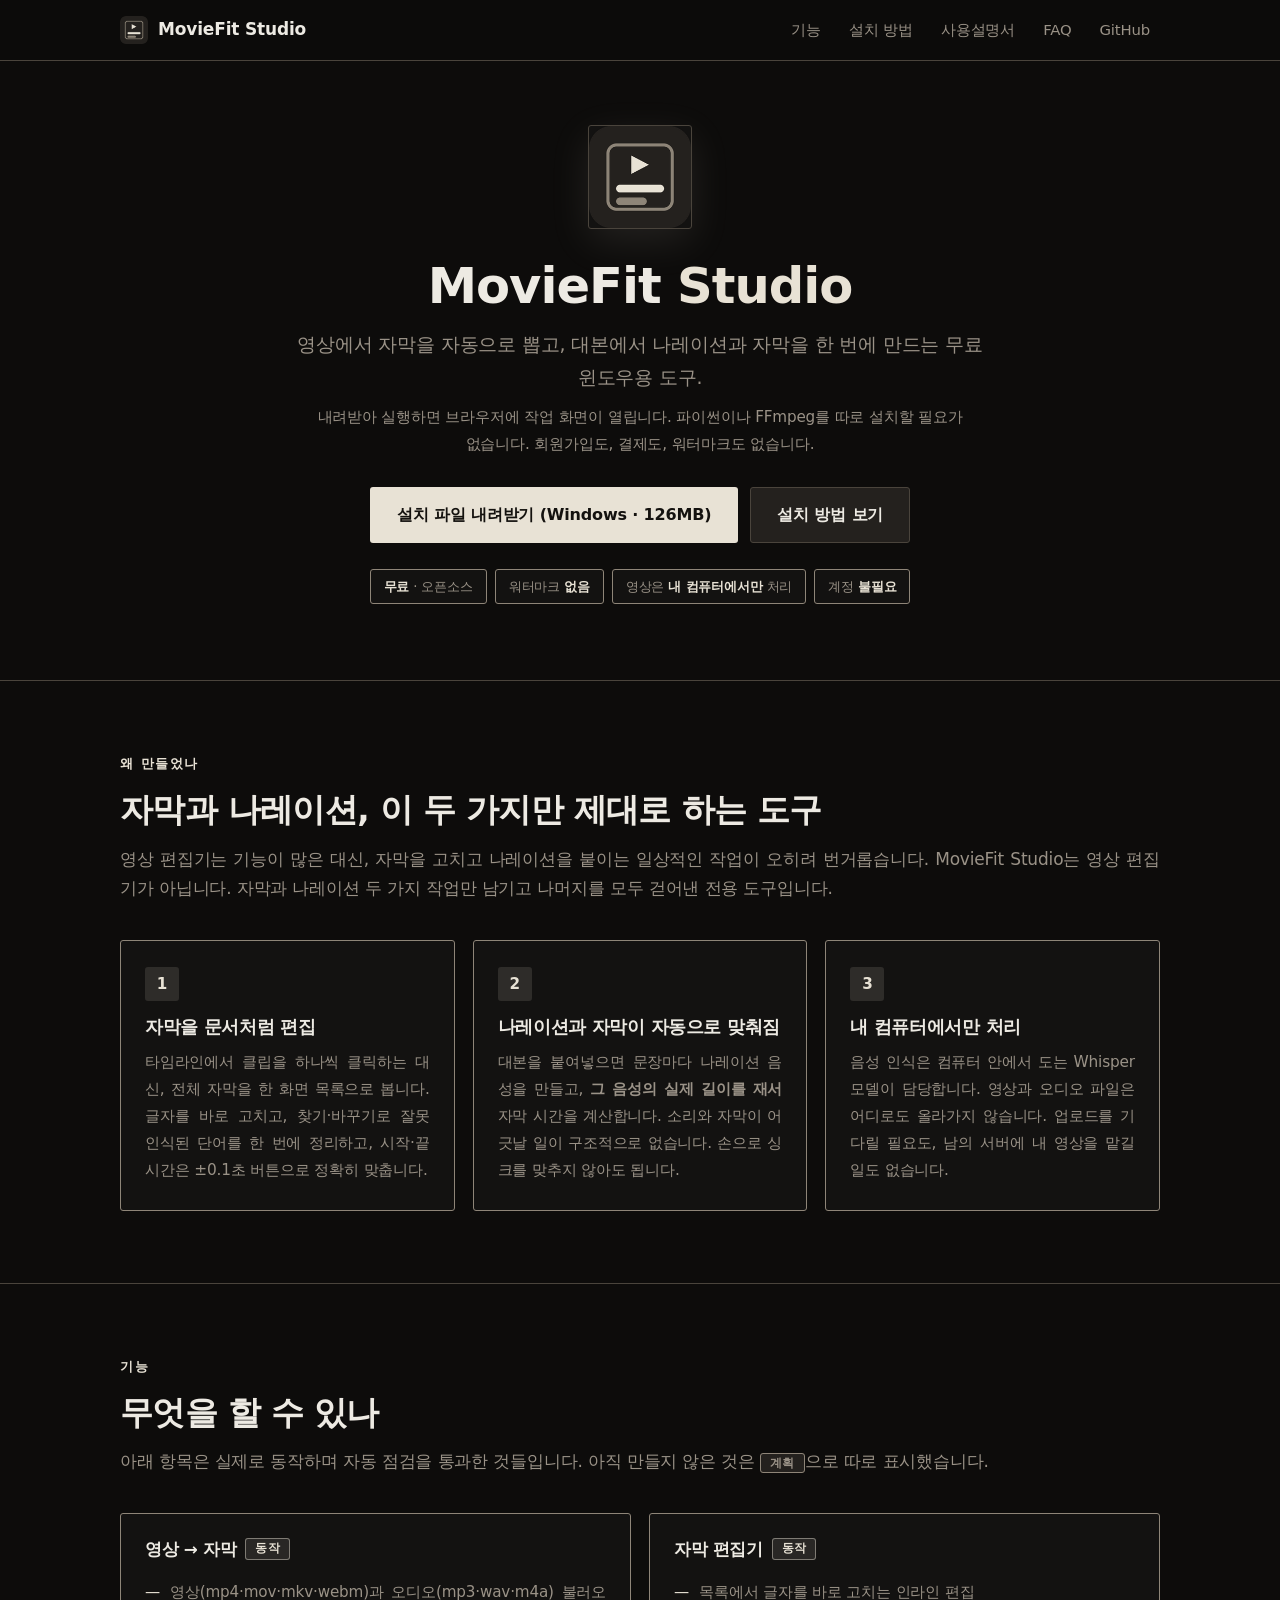
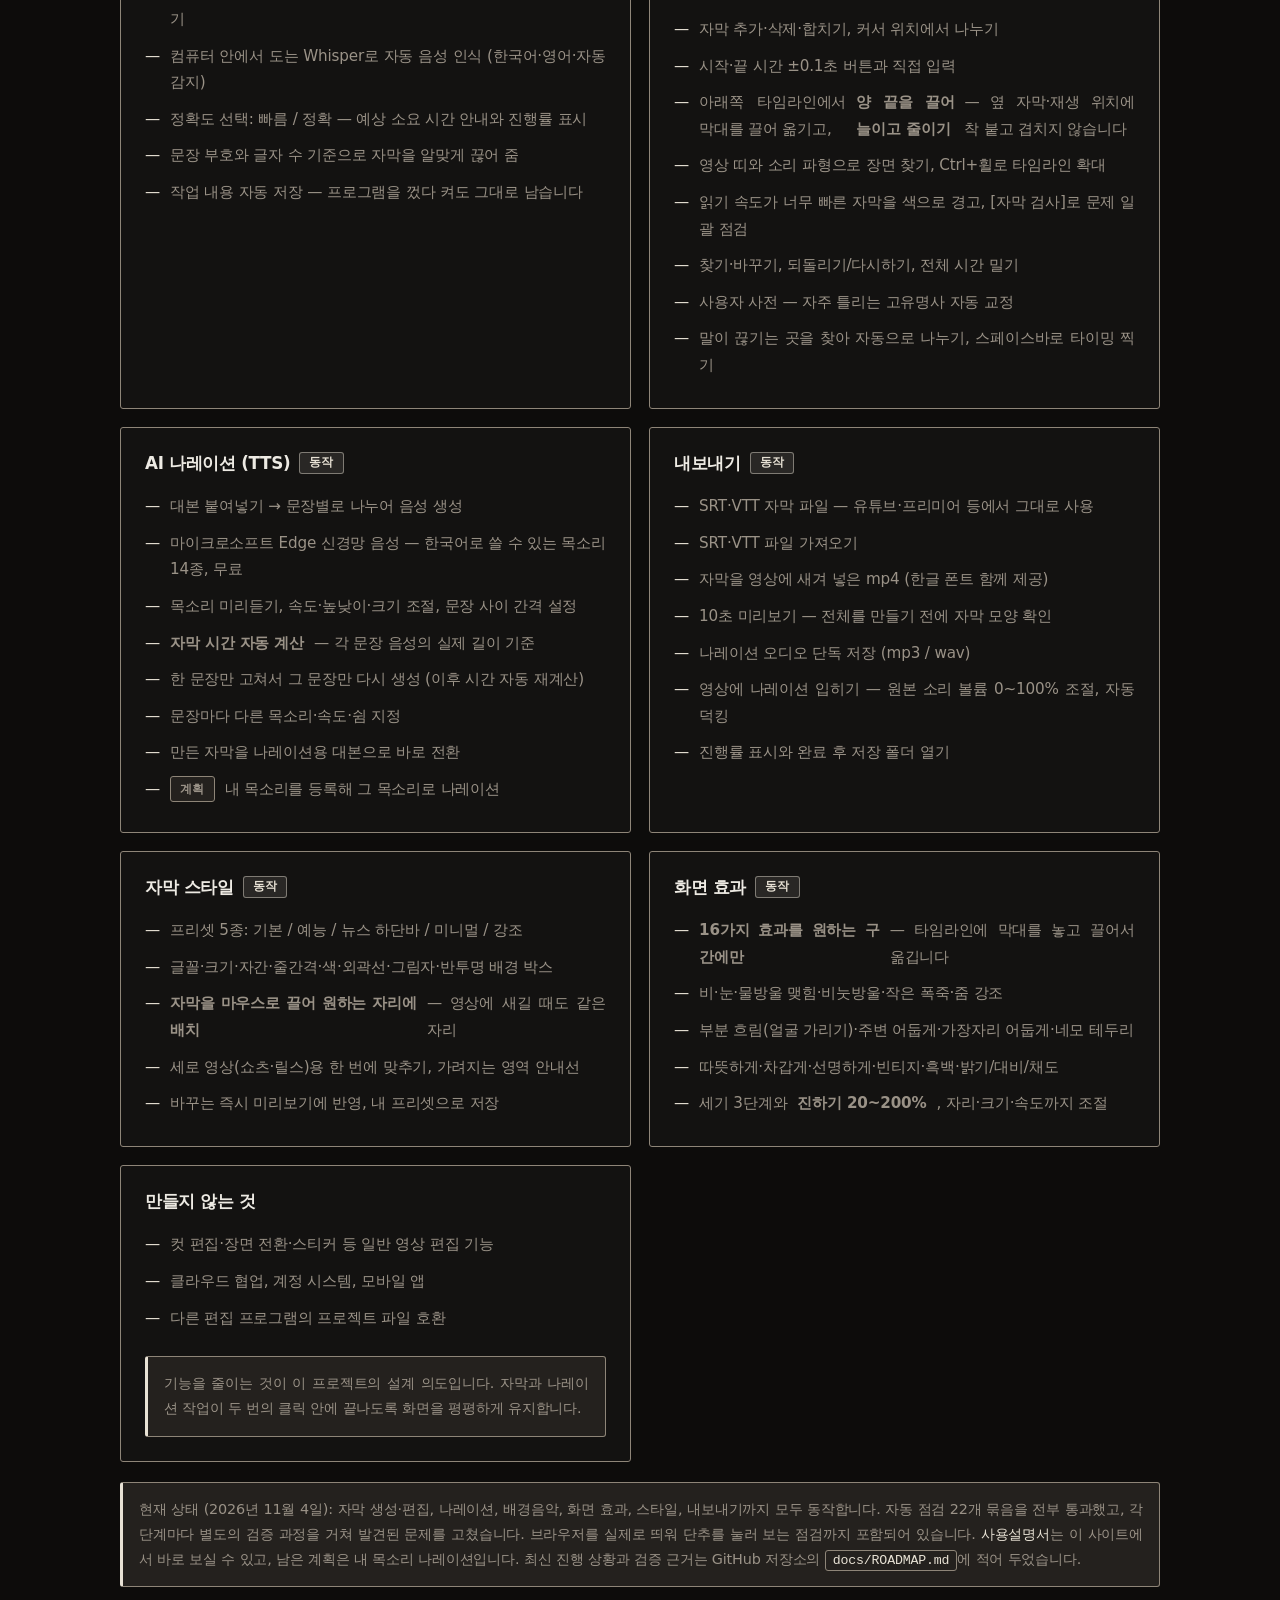
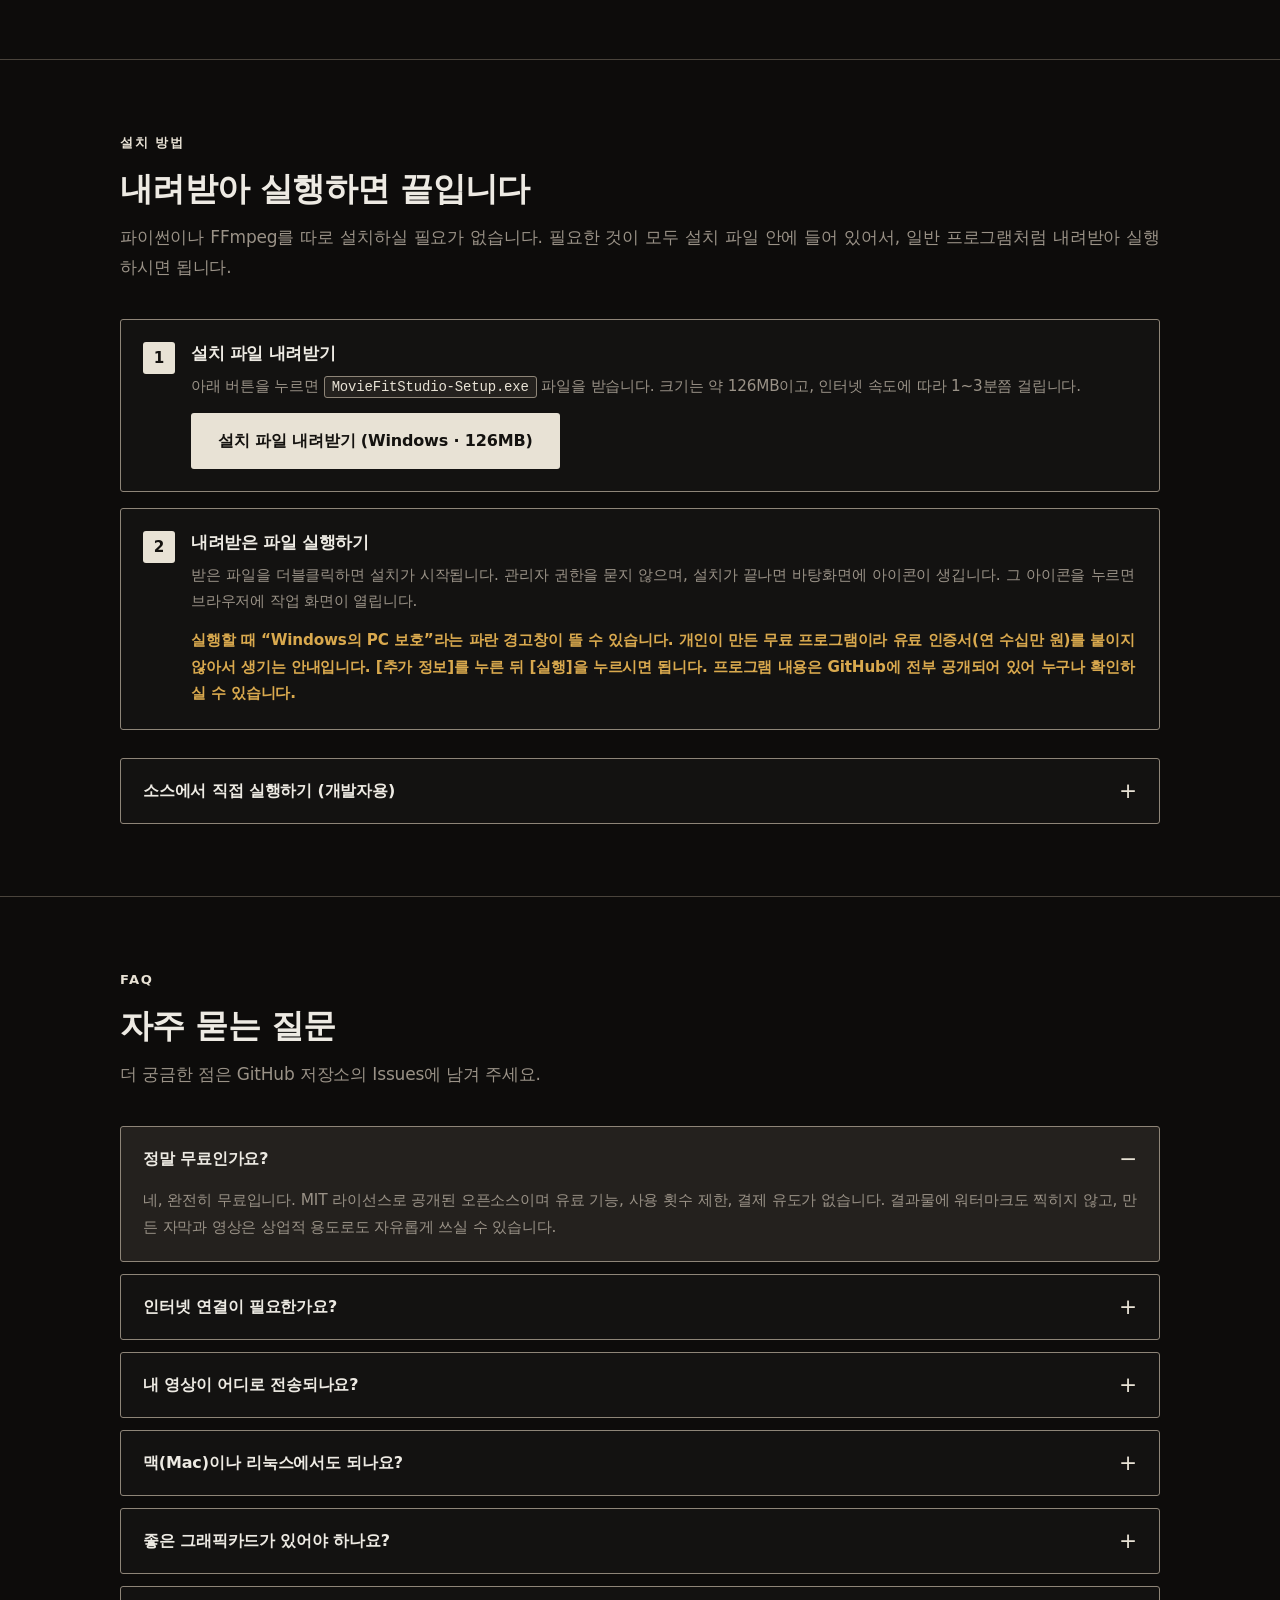
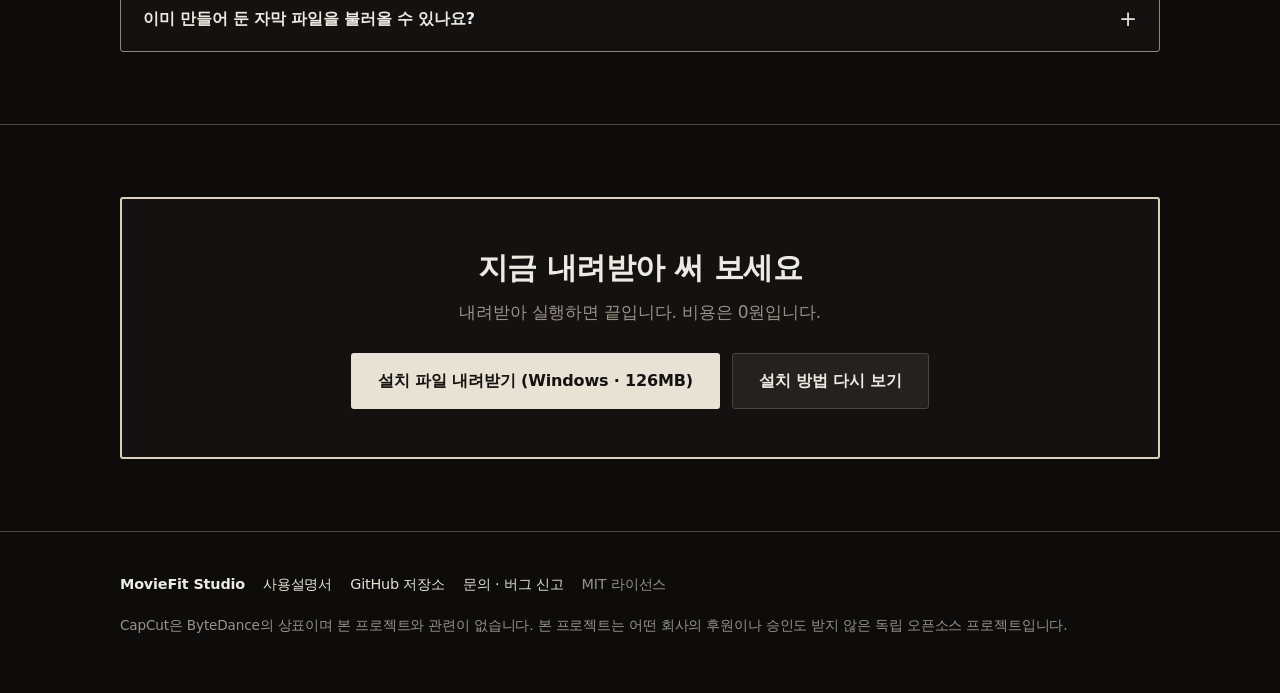
<file: landing/index.html>
<!DOCTYPE html>
<html lang="ko">
<head>
<meta charset="utf-8">
<meta name="viewport" content="width=device-width, initial-scale=1">
<title>MovieFit Studio — 무료 자막 자동 생성 · AI 나레이션 도구</title>
<meta name="description" content="영상을 넣으면 자막을 자동으로 만들고, 대본을 넣으면 AI 나레이션과 완벽히 동기화된 자막을 만들어 주는 무료 윈도우용 도구. 내 컴퓨터에서만 처리되고, 워터마크도 계정도 없습니다.">
<meta name="theme-color" content="#0D0C0B">
<link rel="icon" href="icons/favicon.ico" sizes="any">
<link rel="icon" type="image/png" href="icons/icon-192.png">
<link rel="apple-touch-icon" href="icons/icon-192.png">
<meta property="og:type" content="website">
<meta property="og:locale" content="ko_KR">
<meta property="og:site_name" content="MovieFit Studio">
<meta property="og:title" content="MovieFit Studio — 무료 자막 자동 생성 · AI 나레이션 도구">
<meta property="og:description" content="영상을 넣으면 자막을 자동으로 만들고, 대본을 넣으면 AI 나레이션과 완벽히 동기화된 자막을 만들어 주는 무료 윈도우용 도구. 내 컴퓨터에서만 처리됩니다.">
<meta property="og:image" content="icons/icon-512.png">
<meta name="twitter:card" content="summary">
<meta name="twitter:title" content="MovieFit Studio — 무료 자막 자동 생성 · AI 나레이션 도구">
<meta name="twitter:description" content="자막 자동 생성과 AI 나레이션을 한 화면에서. 무료, 워터마크 없음, 로컬 처리.">
<meta name="twitter:image" content="icons/icon-512.png">
<link rel="stylesheet" href="style.css">
</head>
<body>

<a class="skip" href="#main">본문으로 건너뛰기</a>

<header class="topbar">
  <div class="wrap">
    <a class="brand" href="#top">
      <img src="icons/icon-192.png" alt="" width="28" height="28">
      <span>MovieFit Studio</span>
    </a>
    <nav aria-label="주요 메뉴">
      <a class="nav-hide" href="#features">기능</a>
      <a href="#install">설치 방법</a>
      <a href="/guide">사용설명서</a>
      <a class="nav-hide" href="#faq">FAQ</a>
      <a href="https://github.com/parkjikoon-hub/moviefit-studio">GitHub</a>
    </nav>
  </div>
</header>

<main id="main">

  <!-- 1. 히어로 -->
  <section class="hero" id="top">
    <div class="wrap">
      <img class="hero-logo" src="icons/icon-192.png" alt="MovieFit Studio 로고" width="104" height="104">
      <h1>MovieFit <span class="accent">Studio</span></h1>
      <p class="tagline">영상에서 자막을 자동으로 뽑고, 대본에서 나레이션과 자막을 한 번에 만드는 무료 윈도우용 도구.</p>
      <p class="sub">내려받아 실행하면 브라우저에 작업 화면이 열립니다. 파이썬이나 FFmpeg를 따로 설치할 필요가 없습니다. 회원가입도, 결제도, 워터마크도 없습니다.</p>
      <div class="btnrow">
        <a class="btn btn-primary" href="https://github.com/parkjikoon-hub/moviefit-studio/releases/latest/download/MovieFitStudio-Setup.exe">설치 파일 내려받기 (Windows · 126MB)</a>
        <a class="btn btn-secondary" href="#install">설치 방법 보기</a>
      </div>
      <ul class="badges">
        <li class="badge"><b>무료</b> · 오픈소스</li>
        <li class="badge">워터마크 <b>없음</b></li>
        <li class="badge">영상은 <b>내 컴퓨터에서만</b> 처리</li>
        <li class="badge">계정 <b>불필요</b></li>
      </ul>
    </div>
  </section>

  <!-- 2. 왜 만들었나 / 핵심 3가지 -->
  <section class="section" id="why">
    <div class="wrap">
      <p class="eyebrow">왜 만들었나</p>
      <h2>자막과 나레이션, 이 두 가지만 제대로 하는 도구</h2>
      <p class="lead">영상 편집기는 기능이 많은 대신, 자막을 고치고 나레이션을 붙이는 일상적인 작업이 오히려 번거롭습니다. MovieFit Studio는 영상 편집기가 아닙니다. 자막과 나레이션 두 가지 작업만 남기고 나머지를 모두 걷어낸 전용 도구입니다.</p>
      <ul class="grid grid-3">
        <li class="card">
          <span class="num" aria-hidden="true">1</span>
          <h3>자막을 문서처럼 편집</h3>
          <p>타임라인에서 클립을 하나씩 클릭하는 대신, 전체 자막을 한 화면 목록으로 봅니다. 글자를 바로 고치고, 찾기·바꾸기로 잘못 인식된 단어를 한 번에 정리하고, 시작·끝 시간은 ±0.1초 버튼으로 정확히 맞춥니다.</p>
        </li>
        <li class="card">
          <span class="num" aria-hidden="true">2</span>
          <h3>나레이션과 자막이 자동으로 맞춰짐</h3>
          <p>대본을 붙여넣으면 문장마다 나레이션 음성을 만들고, <strong>그 음성의 실제 길이를 재서</strong> 자막 시간을 계산합니다. 소리와 자막이 어긋날 일이 구조적으로 없습니다. 손으로 싱크를 맞추지 않아도 됩니다.</p>
        </li>
        <li class="card">
          <span class="num" aria-hidden="true">3</span>
          <h3>내 컴퓨터에서만 처리</h3>
          <p>음성 인식은 컴퓨터 안에서 도는 Whisper 모델이 담당합니다. 영상과 오디오 파일은 어디로도 올라가지 않습니다. 업로드를 기다릴 필요도, 남의 서버에 내 영상을 맡길 일도 없습니다.</p>
        </li>
      </ul>
    </div>
  </section>

  <!-- 3. 기능 목록 -->
  <section class="section" id="features">
    <div class="wrap">
      <p class="eyebrow">기능</p>
      <h2>무엇을 할 수 있나</h2>
      <p class="lead">아래 항목은 실제로 동작하며 자동 점검을 통과한 것들입니다. 아직 만들지 않은 것은 <span class="tag">계획</span>으로 따로 표시했습니다.</p>
      <div class="grid grid-2">

        <div class="feat">
          <h3>영상 → 자막 <span class="tag now">동작</span></h3>
          <ul>
            <li>영상(mp4·mov·mkv·webm)과 오디오(mp3·wav·m4a) 불러오기</li>
            <li>컴퓨터 안에서 도는 Whisper로 자동 음성 인식 (한국어·영어·자동 감지)</li>
            <li>정확도 선택: 빠름 / 정확 — 예상 소요 시간 안내와 진행률 표시</li>
            <li>문장 부호와 글자 수 기준으로 자막을 알맞게 끊어 줌</li>
            <li>작업 내용 자동 저장 — 프로그램을 껐다 켜도 그대로 남습니다</li>
          </ul>
        </div>

        <div class="feat">
          <h3>자막 편집기 <span class="tag now">동작</span></h3>
          <ul>
            <li>목록에서 글자를 바로 고치는 인라인 편집</li>
            <li>자막 추가·삭제·합치기, 커서 위치에서 나누기</li>
            <li>시작·끝 시간 ±0.1초 버튼과 직접 입력</li>
            <li>아래쪽 타임라인에서 막대를 끌어 옮기고, <strong>양 끝을 끌어 늘이고 줄이기</strong> — 옆 자막·재생 위치에 착 붙고 겹치지 않습니다</li>
            <li>영상 띠와 소리 파형으로 장면 찾기, Ctrl+휠로 타임라인 확대</li>
            <li>읽기 속도가 너무 빠른 자막을 색으로 경고, [자막 검사]로 문제 일괄 점검</li>
            <li>찾기·바꾸기, 되돌리기/다시하기, 전체 시간 밀기</li>
            <li>사용자 사전 — 자주 틀리는 고유명사 자동 교정</li>
            <li>말이 끊기는 곳을 찾아 자동으로 나누기, 스페이스바로 타이밍 찍기</li>
          </ul>
        </div>

        <div class="feat">
          <h3>AI 나레이션 (TTS) <span class="tag now">동작</span></h3>
          <ul>
            <li>대본 붙여넣기 → 문장별로 나누어 음성 생성</li>
            <li>마이크로소프트 Edge 신경망 음성 — 한국어로 쓸 수 있는 목소리 14종, 무료</li>
            <li>목소리 미리듣기, 속도·높낮이·크기 조절, 문장 사이 간격 설정</li>
            <li><strong>자막 시간 자동 계산</strong> — 각 문장 음성의 실제 길이 기준</li>
            <li>한 문장만 고쳐서 그 문장만 다시 생성 (이후 시간 자동 재계산)</li>
            <li>문장마다 다른 목소리·속도·쉼 지정</li>
            <li>만든 자막을 나레이션용 대본으로 바로 전환</li>
            <li><span class="tag">계획</span> 내 목소리를 등록해 그 목소리로 나레이션</li>
          </ul>
        </div>

        <div class="feat">
          <h3>내보내기 <span class="tag now">동작</span></h3>
          <ul>
            <li>SRT·VTT 자막 파일 — 유튜브·프리미어 등에서 그대로 사용</li>
            <li>SRT·VTT 파일 가져오기</li>
            <li>자막을 영상에 새겨 넣은 mp4 (한글 폰트 함께 제공)</li>
            <li>10초 미리보기 — 전체를 만들기 전에 자막 모양 확인</li>
            <li>나레이션 오디오 단독 저장 (mp3 / wav)</li>
            <li>영상에 나레이션 입히기 — 원본 소리 볼륨 0~100% 조절, 자동 덕킹</li>
            <li>진행률 표시와 완료 후 저장 폴더 열기</li>
          </ul>
        </div>

        <div class="feat">
          <h3>자막 스타일 <span class="tag now">동작</span></h3>
          <ul>
            <li>프리셋 5종: 기본 / 예능 / 뉴스 하단바 / 미니멀 / 강조</li>
            <li>글꼴·크기·자간·줄간격·색·외곽선·그림자·반투명 배경 박스</li>
            <li><strong>자막을 마우스로 끌어 원하는 자리에 배치</strong> — 영상에 새길 때도 같은 자리</li>
            <li>세로 영상(쇼츠·릴스)용 한 번에 맞추기, 가려지는 영역 안내선</li>
            <li>바꾸는 즉시 미리보기에 반영, 내 프리셋으로 저장</li>
          </ul>
        </div>

        <div class="feat">
          <h3>화면 효과 <span class="tag now">동작</span></h3>
          <ul>
            <li><strong>16가지 효과를 원하는 구간에만</strong> — 타임라인에 막대를 놓고 끌어서 옮깁니다</li>
            <li>비·눈·물방울 맺힘·비눗방울·작은 폭죽·줌 강조</li>
            <li>부분 흐림(얼굴 가리기)·주변 어둡게·가장자리 어둡게·네모 테두리</li>
            <li>따뜻하게·차갑게·선명하게·빈티지·흑백·밝기/대비/채도</li>
            <li>세기 3단계와 <strong>진하기 20~200%</strong>, 자리·크기·속도까지 조절</li>
          </ul>
        </div>

        <div class="feat">
          <h3>만들지 않는 것</h3>
          <ul>
            <li>컷 편집·장면 전환·스티커 등 일반 영상 편집 기능</li>
            <li>클라우드 협업, 계정 시스템, 모바일 앱</li>
            <li>다른 편집 프로그램의 프로젝트 파일 호환</li>
          </ul>
          <p class="note">기능을 줄이는 것이 이 프로젝트의 설계 의도입니다. 자막과 나레이션 작업이 두 번의 클릭 안에 끝나도록 화면을 평평하게 유지합니다.</p>
        </div>

      </div>
      <p class="note">현재 상태 (2026년 11월 4일): 자막 생성·편집, 나레이션, 배경음악, 화면 효과, 스타일, 내보내기까지 모두 동작합니다.
        자동 점검 22개 묶음을 전부 통과했고, 각 단계마다 별도의 검증 과정을 거쳐 발견된 문제를 고쳤습니다.
        브라우저를 실제로 띄워 단추를 눌러 보는 점검까지 포함되어 있습니다.
        <a href="/guide">사용설명서</a>는 이 사이트에서 바로 보실 수 있고, 남은 계획은 내 목소리 나레이션입니다.
        최신 진행 상황과 검증 근거는 GitHub 저장소의 <code>docs/ROADMAP.md</code>에 적어 두었습니다.</p>
    </div>
  </section>

  <!-- 4. 설치 방법 -->
  <section class="section" id="install">
    <div class="wrap">
      <p class="eyebrow">설치 방법</p>
      <h2>내려받아 실행하면 끝입니다</h2>
      <p class="lead">파이썬이나 FFmpeg를 따로 설치하실 필요가 없습니다. 필요한 것이 모두 설치 파일 안에 들어 있어서, 일반 프로그램처럼 내려받아 실행하시면 됩니다.</p>

      <div class="steps">

        <div class="step">
          <h3>설치 파일 내려받기</h3>
          <p>아래 버튼을 누르면 <code>MovieFitStudio-Setup.exe</code> 파일을 받습니다. 크기는 약 126MB이고, 인터넷 속도에 따라 1~3분쯤 걸립니다.</p>
          <p style="margin-top:14px;">
            <a class="btn btn-primary" href="https://github.com/parkjikoon-hub/moviefit-studio/releases/latest/download/MovieFitStudio-Setup.exe">설치 파일 내려받기 (Windows · 126MB)</a>
          </p>
        </div>

        <div class="step">
          <h3>내려받은 파일 실행하기</h3>
          <p>받은 파일을 더블클릭하면 설치가 시작됩니다. 관리자 권한을 묻지 않으며, 설치가 끝나면 바탕화면에 아이콘이 생깁니다. 그 아이콘을 누르면 브라우저에 작업 화면이 열립니다.</p>
          <p class="warn" style="margin-top:12px;">실행할 때 &ldquo;Windows의 PC 보호&rdquo;라는 파란 경고창이 뜰 수 있습니다. 개인이 만든 무료 프로그램이라 유료 인증서(연 수십만 원)를 붙이지 않아서 생기는 안내입니다. <strong>[추가 정보]</strong>를 누른 뒤 <strong>[실행]</strong>을 누르시면 됩니다. 프로그램 내용은 GitHub에 전부 공개되어 있어 누구나 확인하실 수 있습니다.</p>
        </div>

      </div>

      <details style="margin-top:28px;">
        <summary style="cursor:pointer;">소스에서 직접 실행하기 (개발자용)</summary>
        <div style="margin-top:16px;">
          <p>코드를 직접 보거나 고치고 싶으시다면 이 방법을 쓰실 수 있습니다. 파이썬 3.11 이상과 FFmpeg가 미리 설치되어 있어야 합니다.</p>
          <code class="block">winget install Gyan.FFmpeg</code>
          <code class="block" style="margin-top:8px;">git clone https://github.com/parkjikoon-hub/moviefit-studio.git</code>
          <p style="margin-top:10px;">받은 폴더에서 <code>run.bat</code>을 실행하면 필요한 부품과 한글 글꼴을 자동으로 받은 뒤 서버가 켜집니다. 문제가 있을 때는 <code>python tools/check_env.py</code>로 환경을 점검할 수 있습니다.</p>
        </div>
      </details>
    </div>
  </section>

  <!-- 5. FAQ -->
  <section class="section" id="faq">
    <div class="wrap">
      <p class="eyebrow">FAQ</p>
      <h2>자주 묻는 질문</h2>
      <p class="lead">더 궁금한 점은 GitHub 저장소의 Issues에 남겨 주세요.</p>

      <div class="faq">
        <details open>
          <summary>정말 무료인가요?</summary>
          <div class="answer">네, 완전히 무료입니다. MIT 라이선스로 공개된 오픈소스이며 유료 기능, 사용 횟수 제한, 결제 유도가 없습니다. 결과물에 워터마크도 찍히지 않고, 만든 자막과 영상은 상업적 용도로도 자유롭게 쓰실 수 있습니다.</div>
        </details>

        <details>
          <summary>인터넷 연결이 필요한가요?</summary>
          <div class="answer">자막 자동 생성은 인터넷 없이 동작합니다. 음성 인식이 컴퓨터 안에서 이루어지기 때문입니다. 다만 처음 설치할 때와, AI 나레이션(TTS)을 만들 때는 인터넷이 필요합니다. 나레이션 음성은 마이크로소프트의 온라인 음성 서비스를 사용하기 때문입니다.</div>
        </details>

        <details>
          <summary>내 영상이 어디로 전송되나요?</summary>
          <div class="answer">영상과 오디오 파일은 어디로도 전송되지 않습니다. 불러온 파일은 컴퓨터 안에서만 처리되고, 결과물도 컴퓨터에 저장됩니다. 단 하나의 예외는 AI 나레이션입니다. 나레이션을 만들 때는 <strong>대본 텍스트만</strong> 음성 합성 서버로 전송되며, 이 사실은 프로그램 화면에도 안내됩니다. 영상 파일 자체는 이때도 전송되지 않습니다.</div>
        </details>

        <details>
          <summary>맥(Mac)이나 리눅스에서도 되나요?</summary>
          <div class="answer">현재는 윈도우 전용입니다. 윈도우 10과 11에서 동작하도록 만들고 있으며, <code>run.bat</code>과 설치 안내도 윈도우 기준입니다. 맥과 리눅스 지원 계획은 아직 없습니다.</div>
        </details>

        <details>
          <summary>좋은 그래픽카드가 있어야 하나요?</summary>
          <div class="answer">아닙니다. 그래픽카드(GPU)가 없어도 동작합니다. 있으면 자동으로 활용해 더 빨라집니다. CPU만 쓰는 경우 10분짜리 영상의 자막 생성에 몇 분 정도가 걸릴 수 있으며, 진행률이 계속 표시되므로 얼마나 남았는지 확인하실 수 있습니다.</div>
        </details>

        <details>
          <summary>이미 만들어 둔 자막 파일을 불러올 수 있나요?</summary>
          <div class="answer">SRT와 VTT 모두 내보내기·가져오기가 됩니다. 다른 도구와 파일을 자유롭게 주고받는 것이 이 프로젝트의 목표 중 하나입니다.</div>
        </details>
      </div>
    </div>
  </section>

  <!-- CTA -->
  <section class="section">
    <div class="wrap">
      <div class="cta">
        <h2>지금 내려받아 써 보세요</h2>
        <p>내려받아 실행하면 끝입니다. 비용은 0원입니다.</p>
        <div class="btnrow">
          <a class="btn btn-primary" href="https://github.com/parkjikoon-hub/moviefit-studio/releases/latest/download/MovieFitStudio-Setup.exe">설치 파일 내려받기 (Windows · 126MB)</a>
          <a class="btn btn-secondary" href="#install">설치 방법 다시 보기</a>
        </div>
      </div>
    </div>
  </section>

</main>

<footer>
  <div class="wrap">
    <div class="footlinks">
      <strong style="color:var(--text);">MovieFit Studio</strong>
      <a href="/guide">사용설명서</a>
      <a href="https://github.com/parkjikoon-hub/moviefit-studio">GitHub 저장소</a>
      <a href="https://github.com/parkjikoon-hub/moviefit-studio/issues">문의 · 버그 신고</a>
      <span>MIT 라이선스</span>
    </div>
    <p class="disclaimer">CapCut은 ByteDance의 상표이며 본 프로젝트와 관련이 없습니다. 본 프로젝트는 어떤 회사의 후원이나 승인도 받지 않은 독립 오픈소스 프로젝트입니다.</p>
  </div>
</footer>

</body>
</html>
</file>
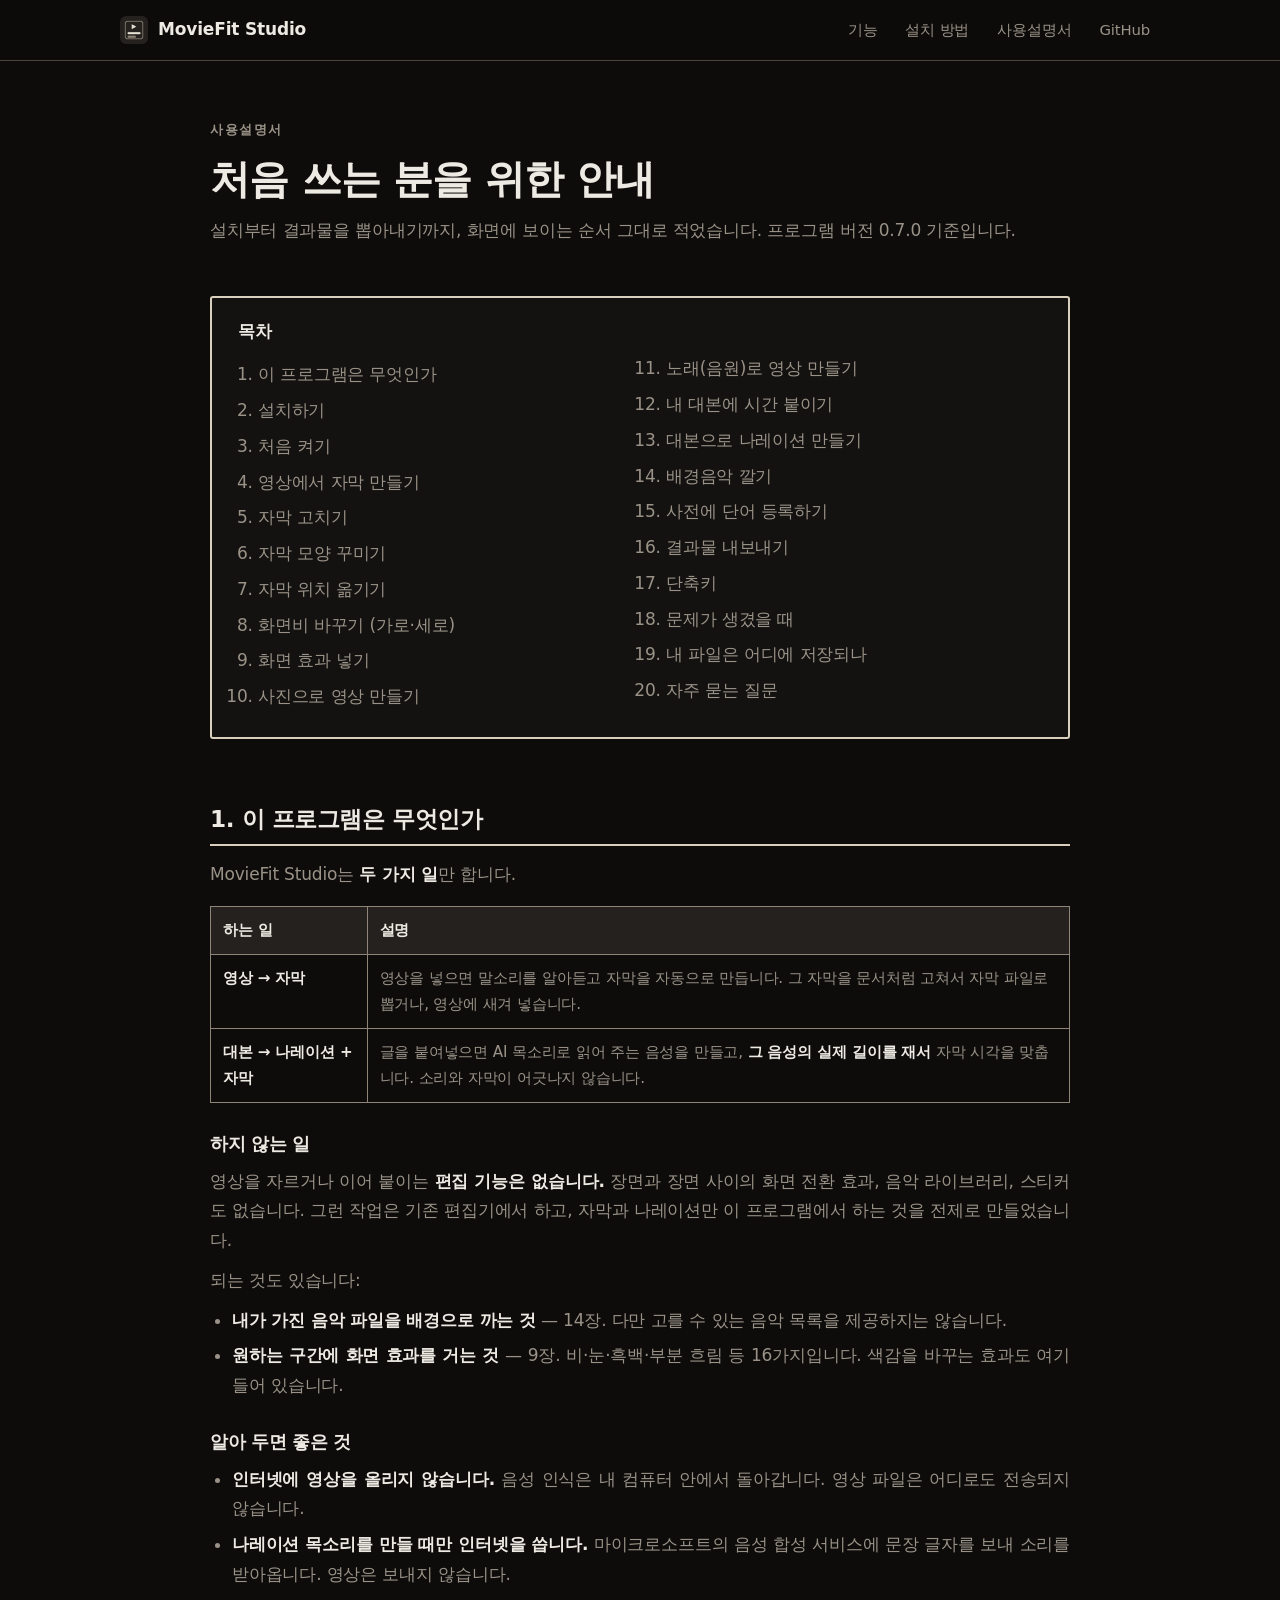
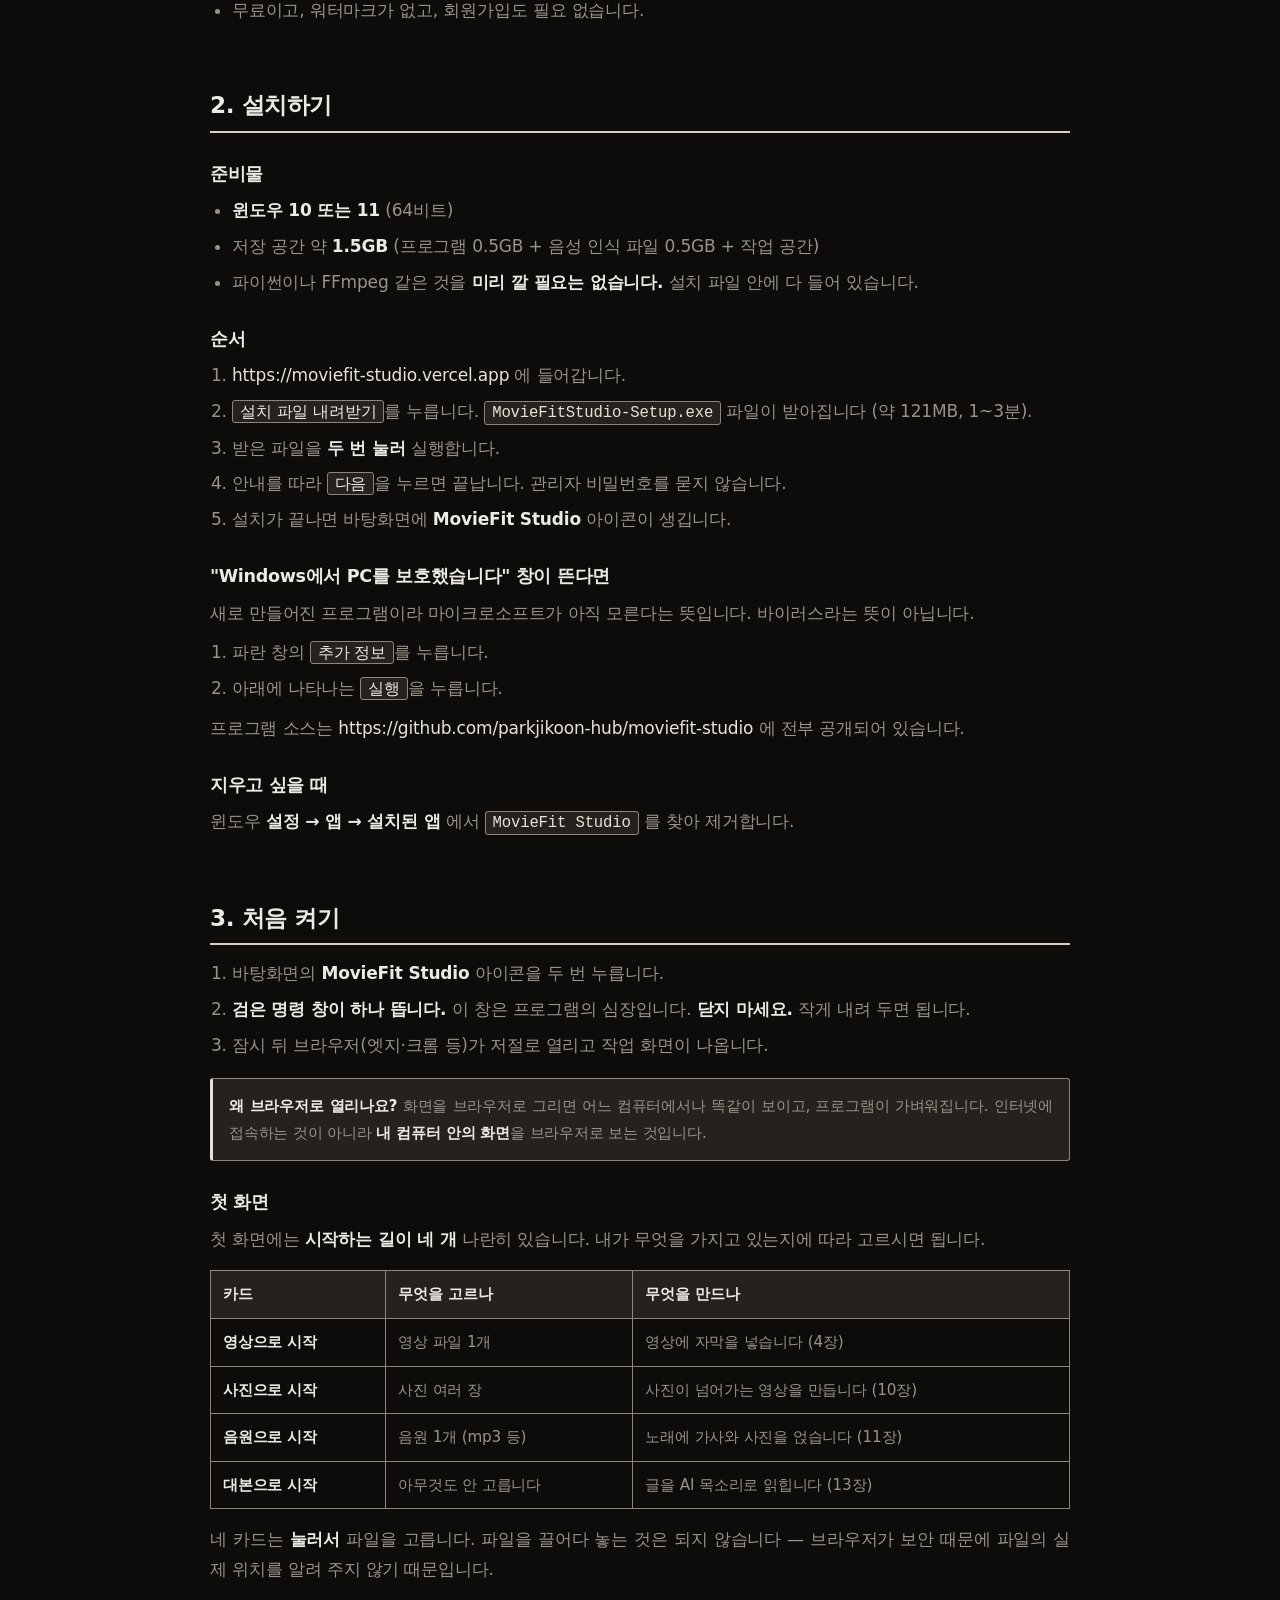
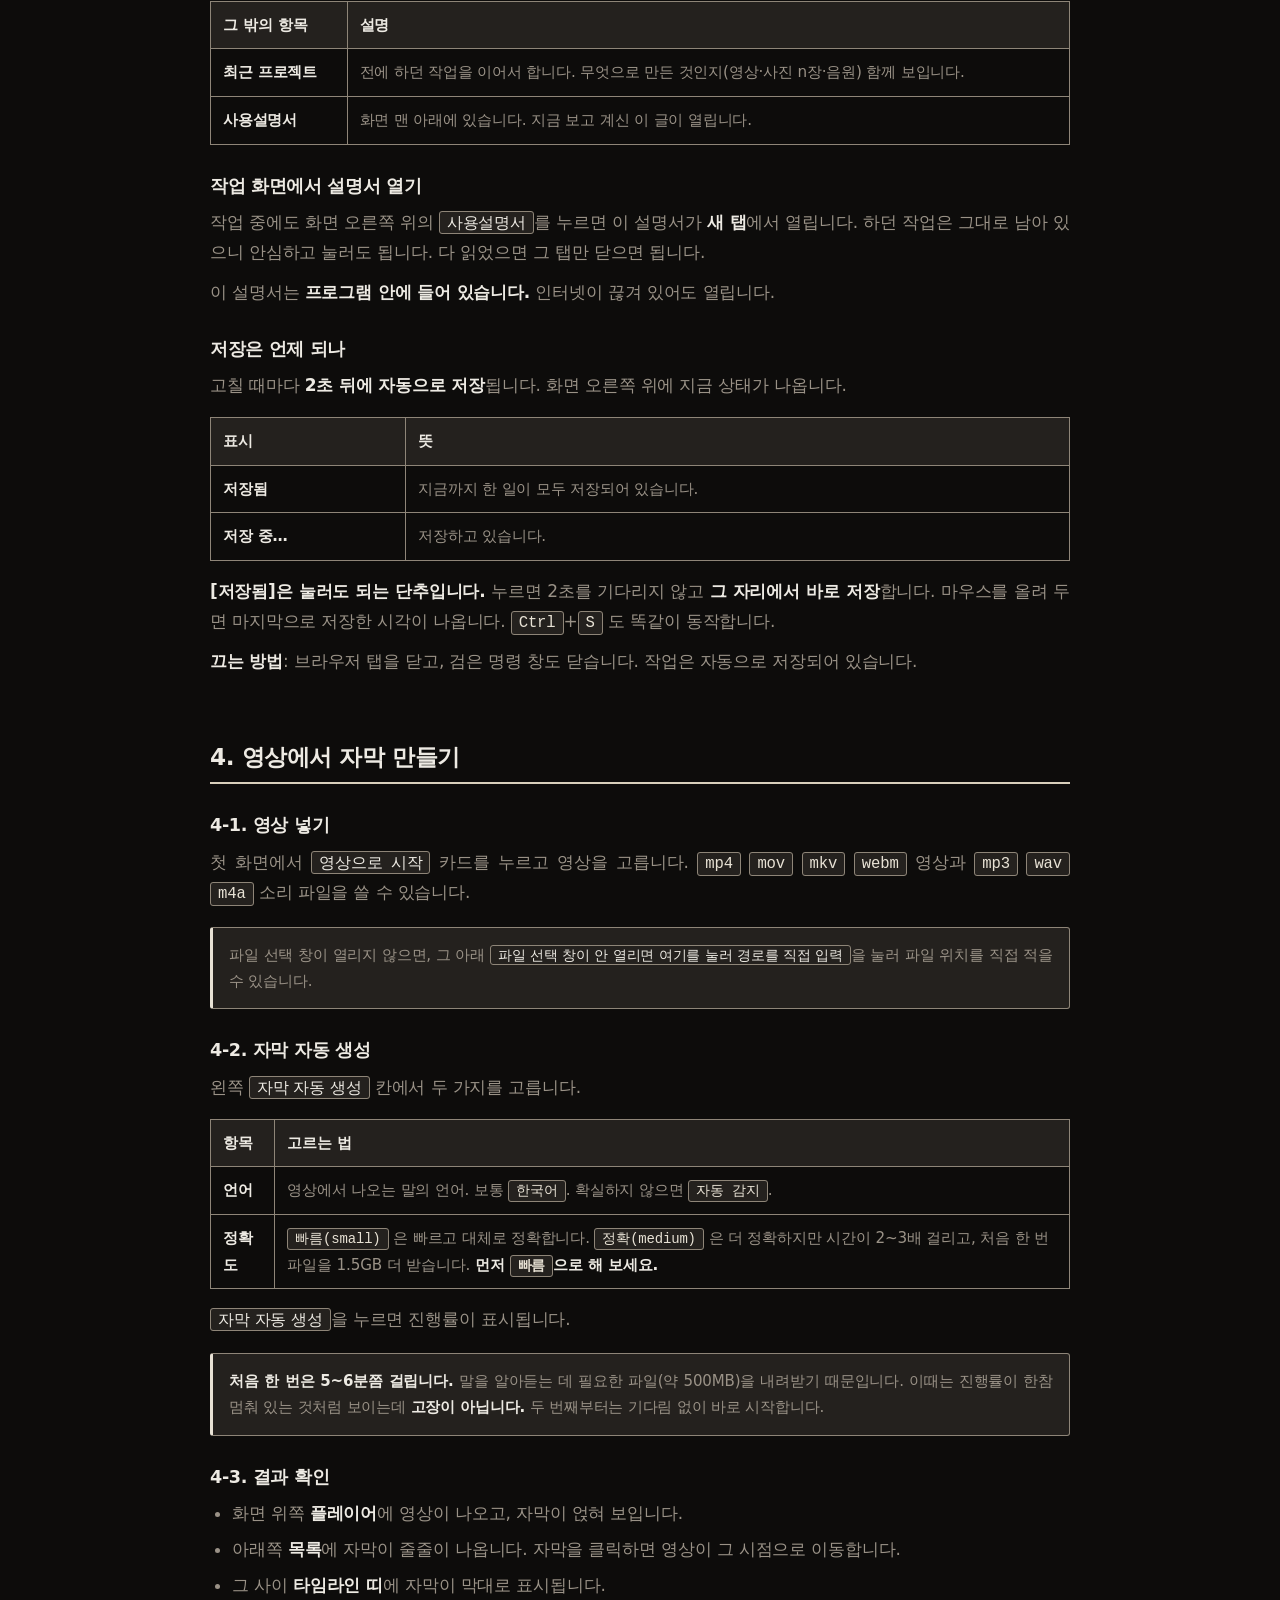
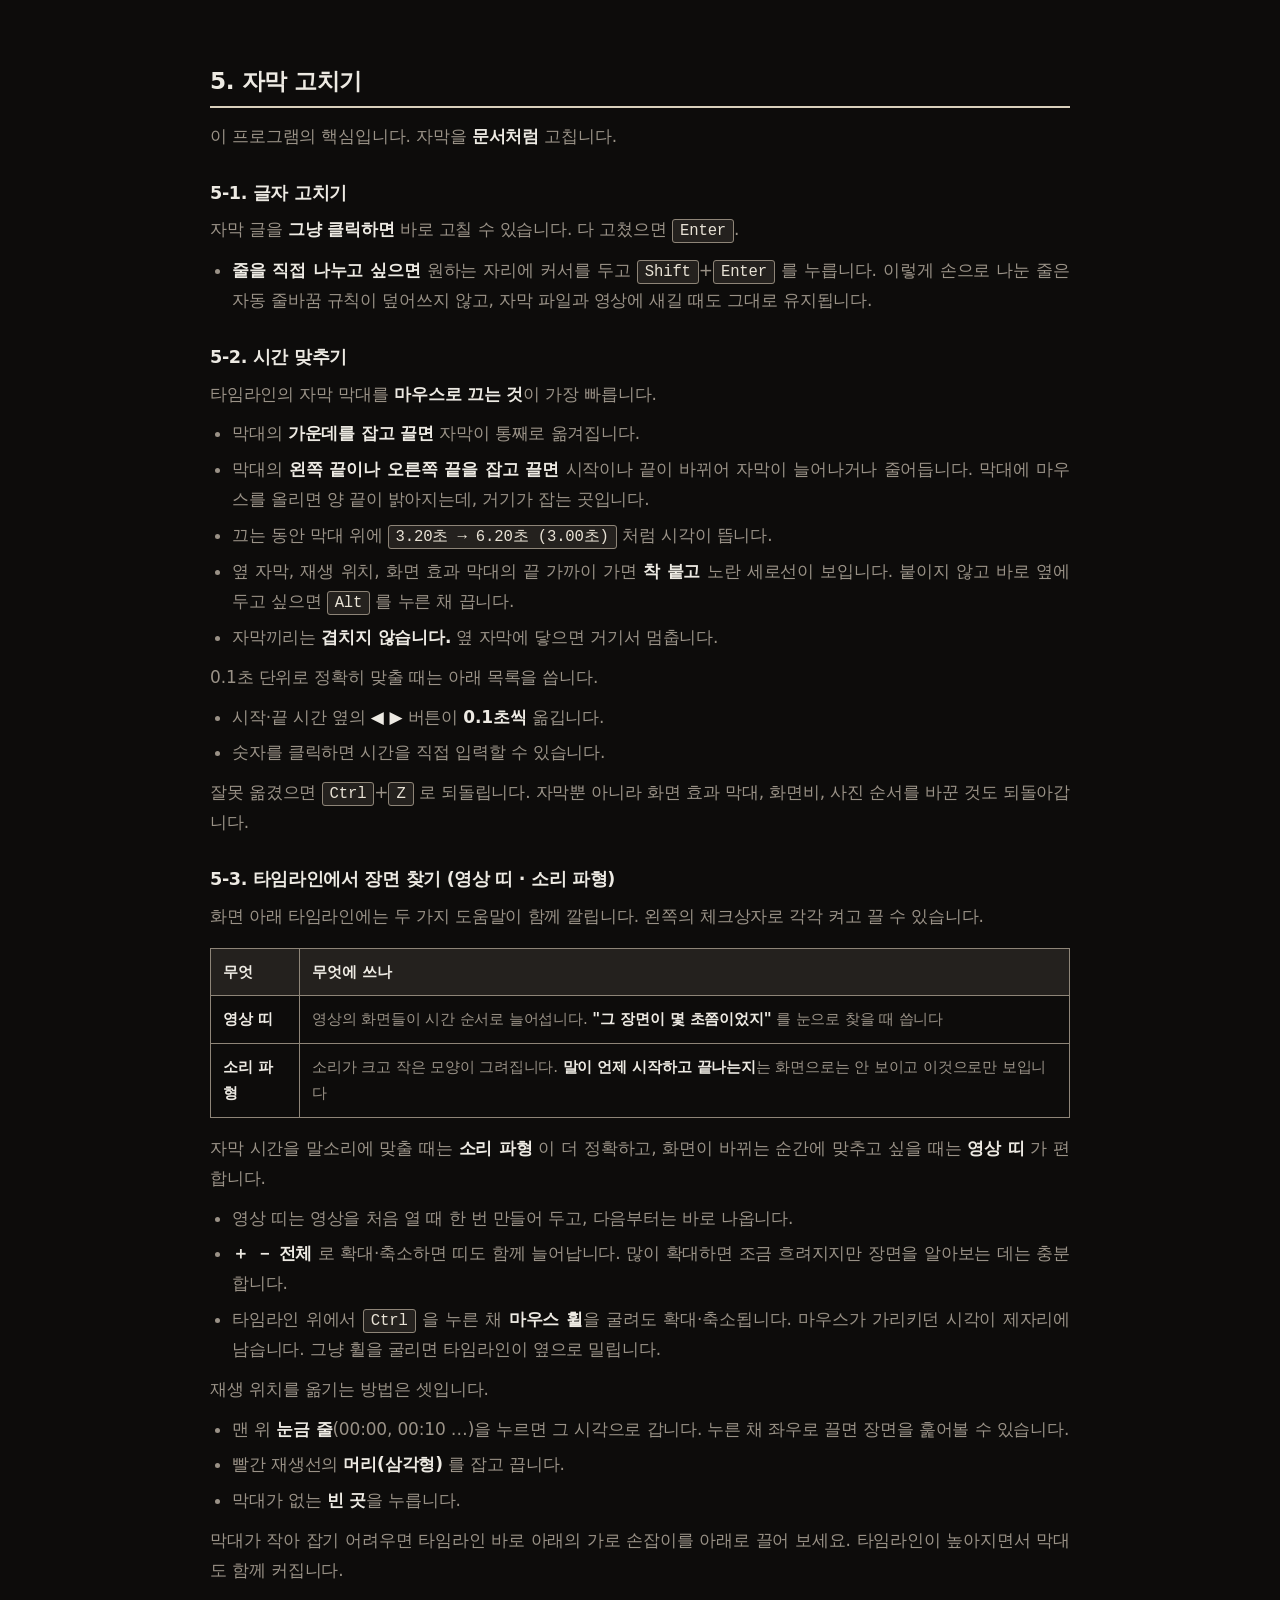
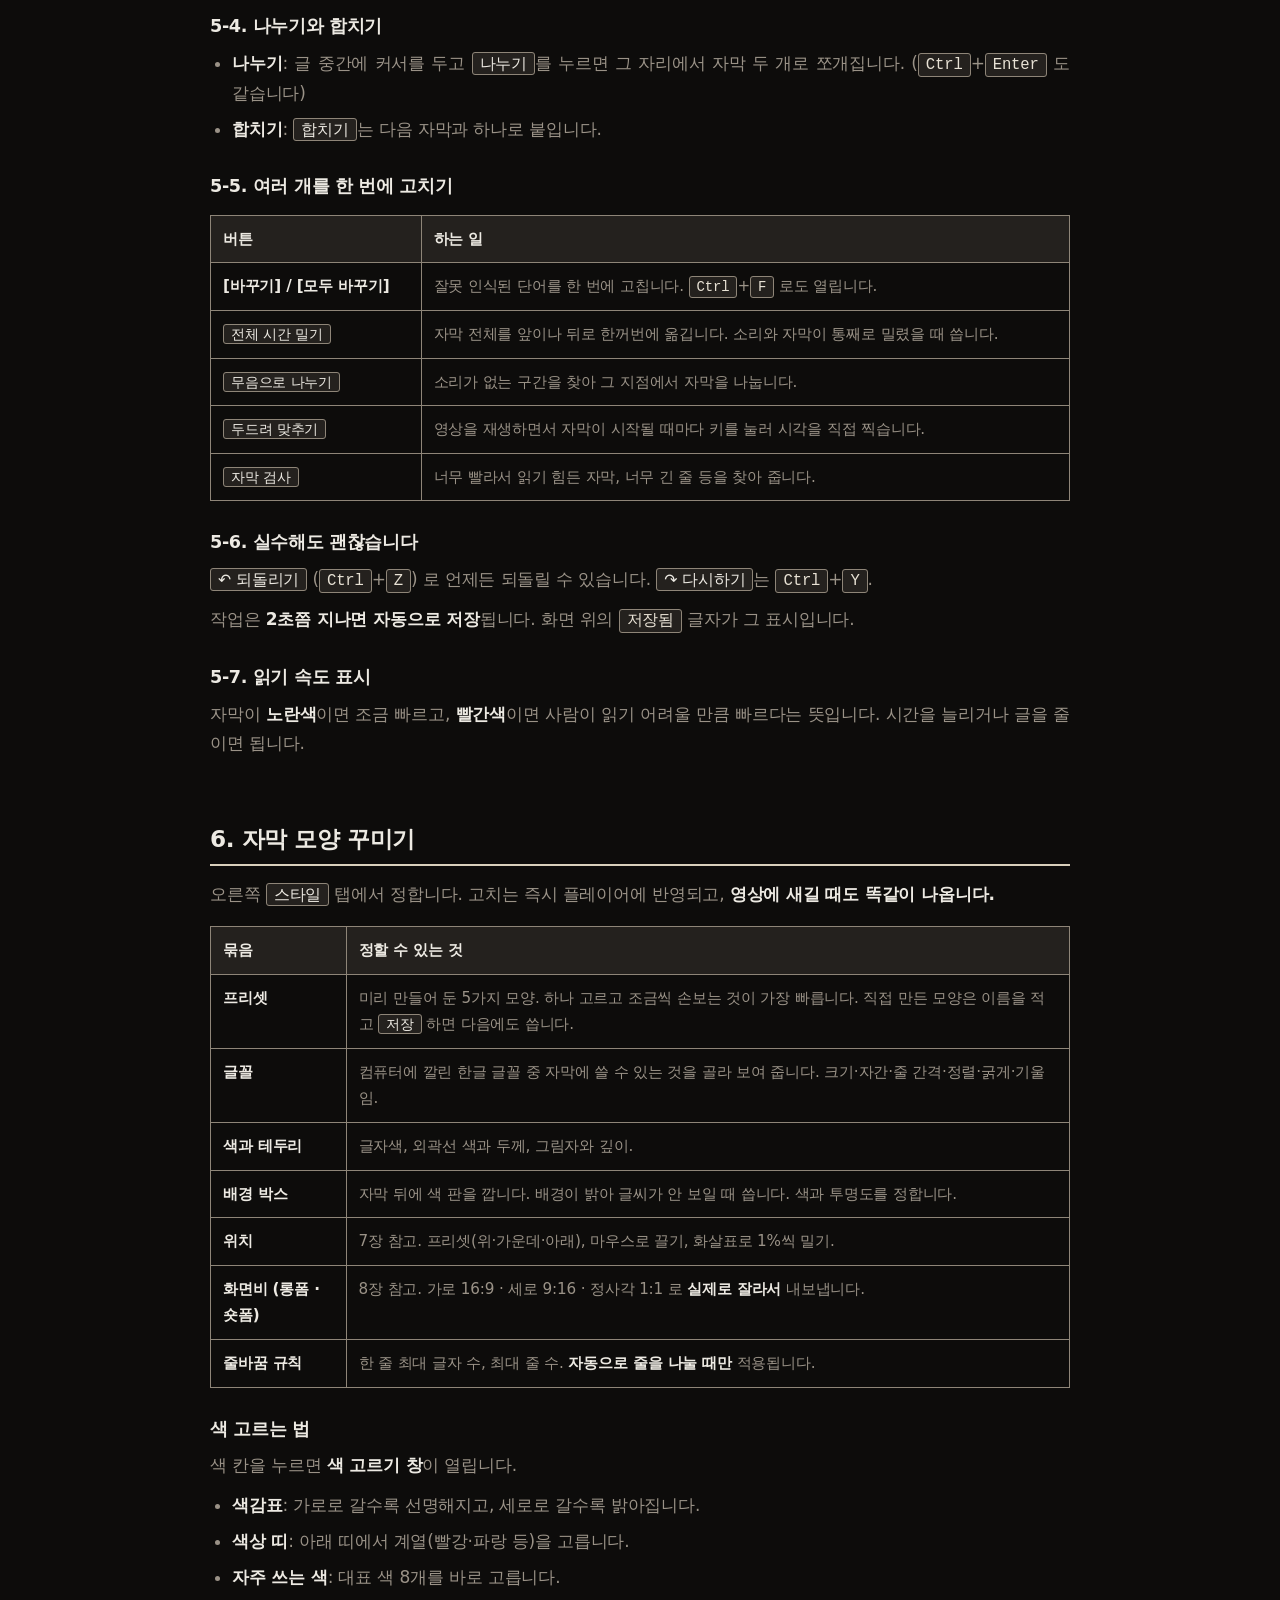
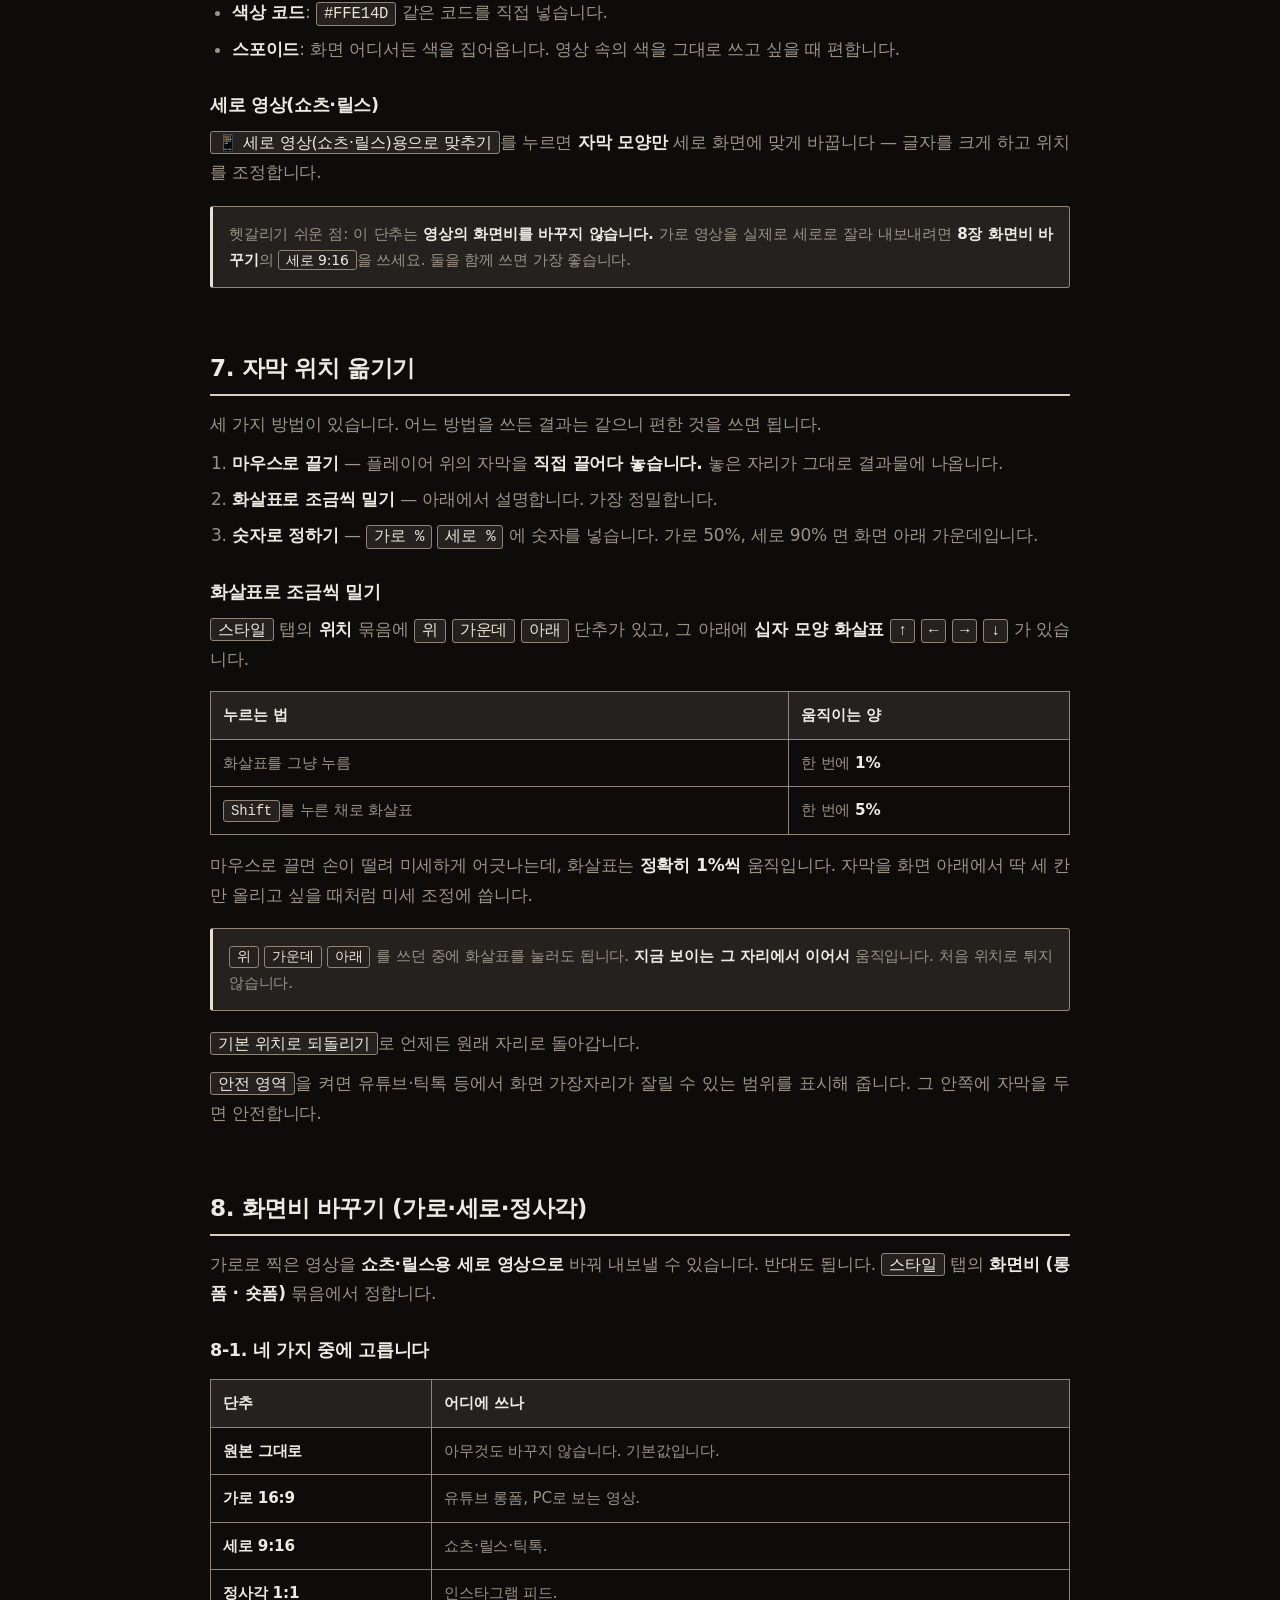
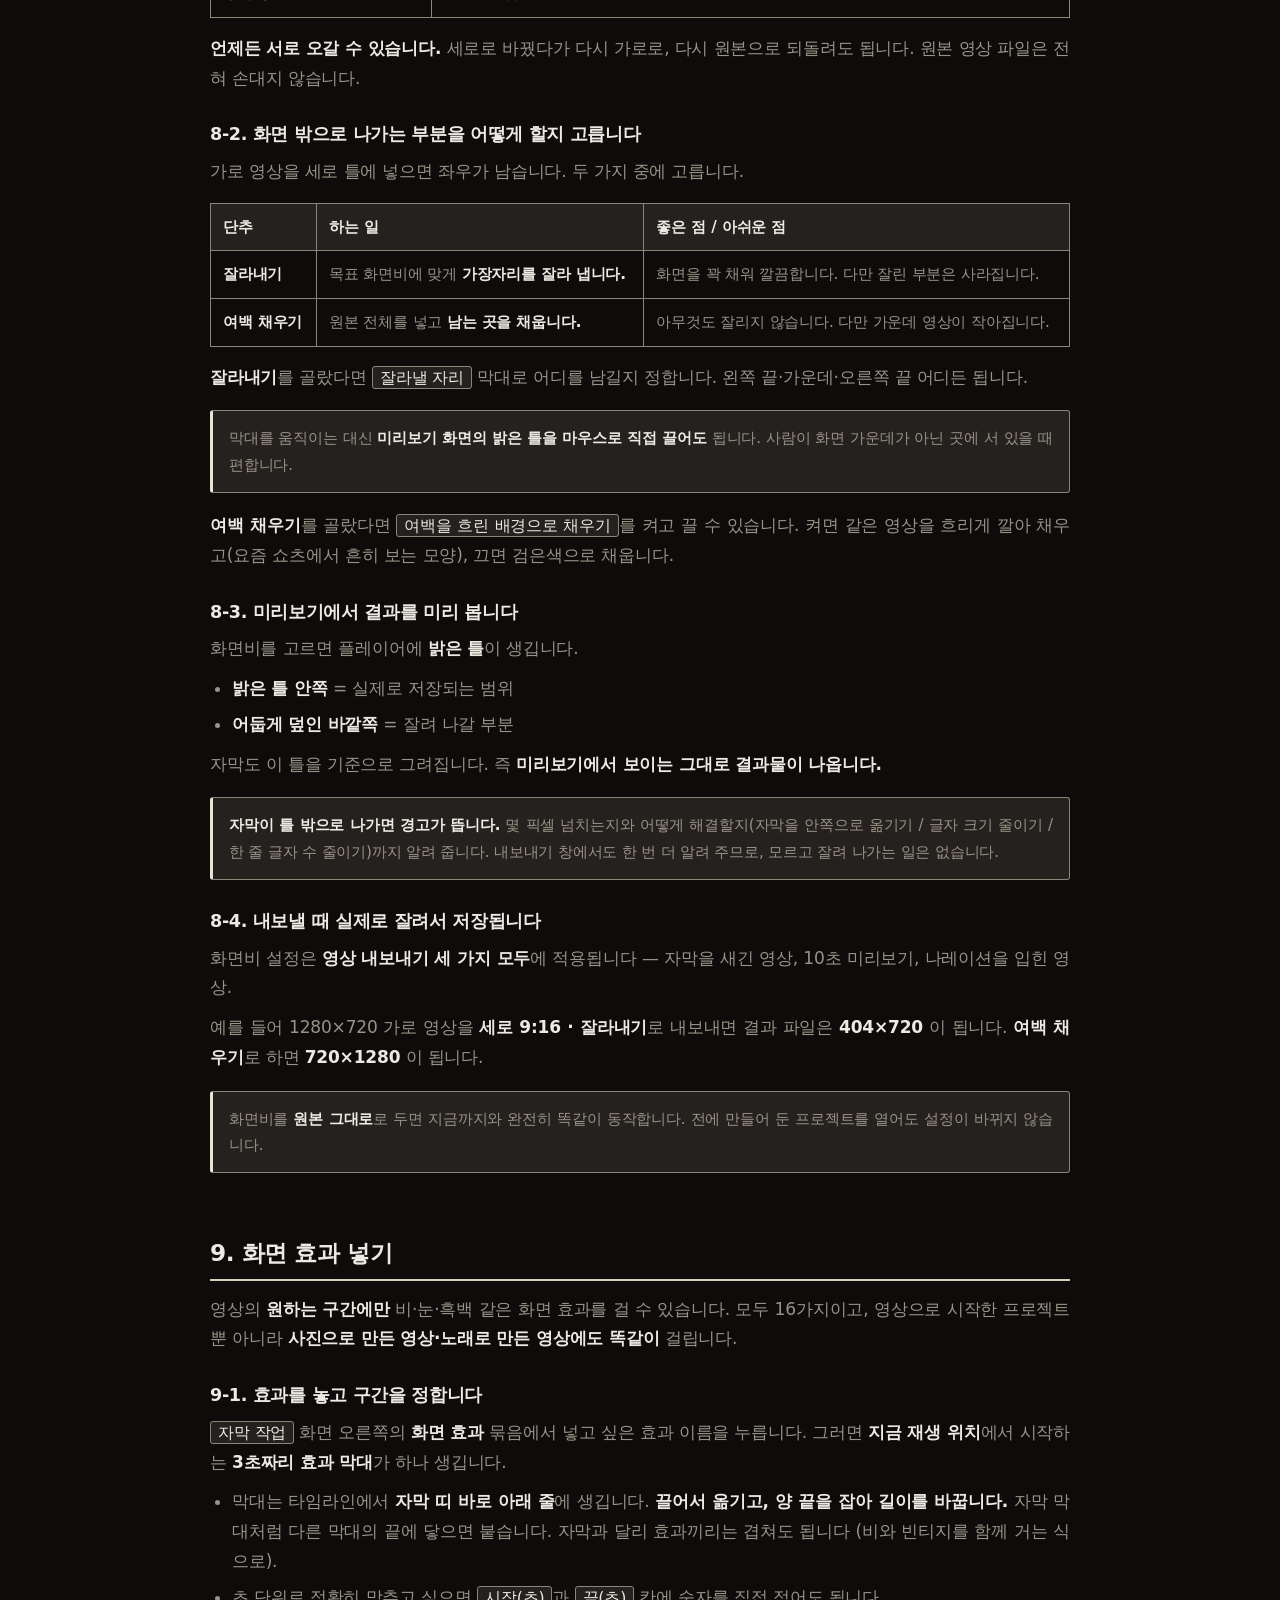
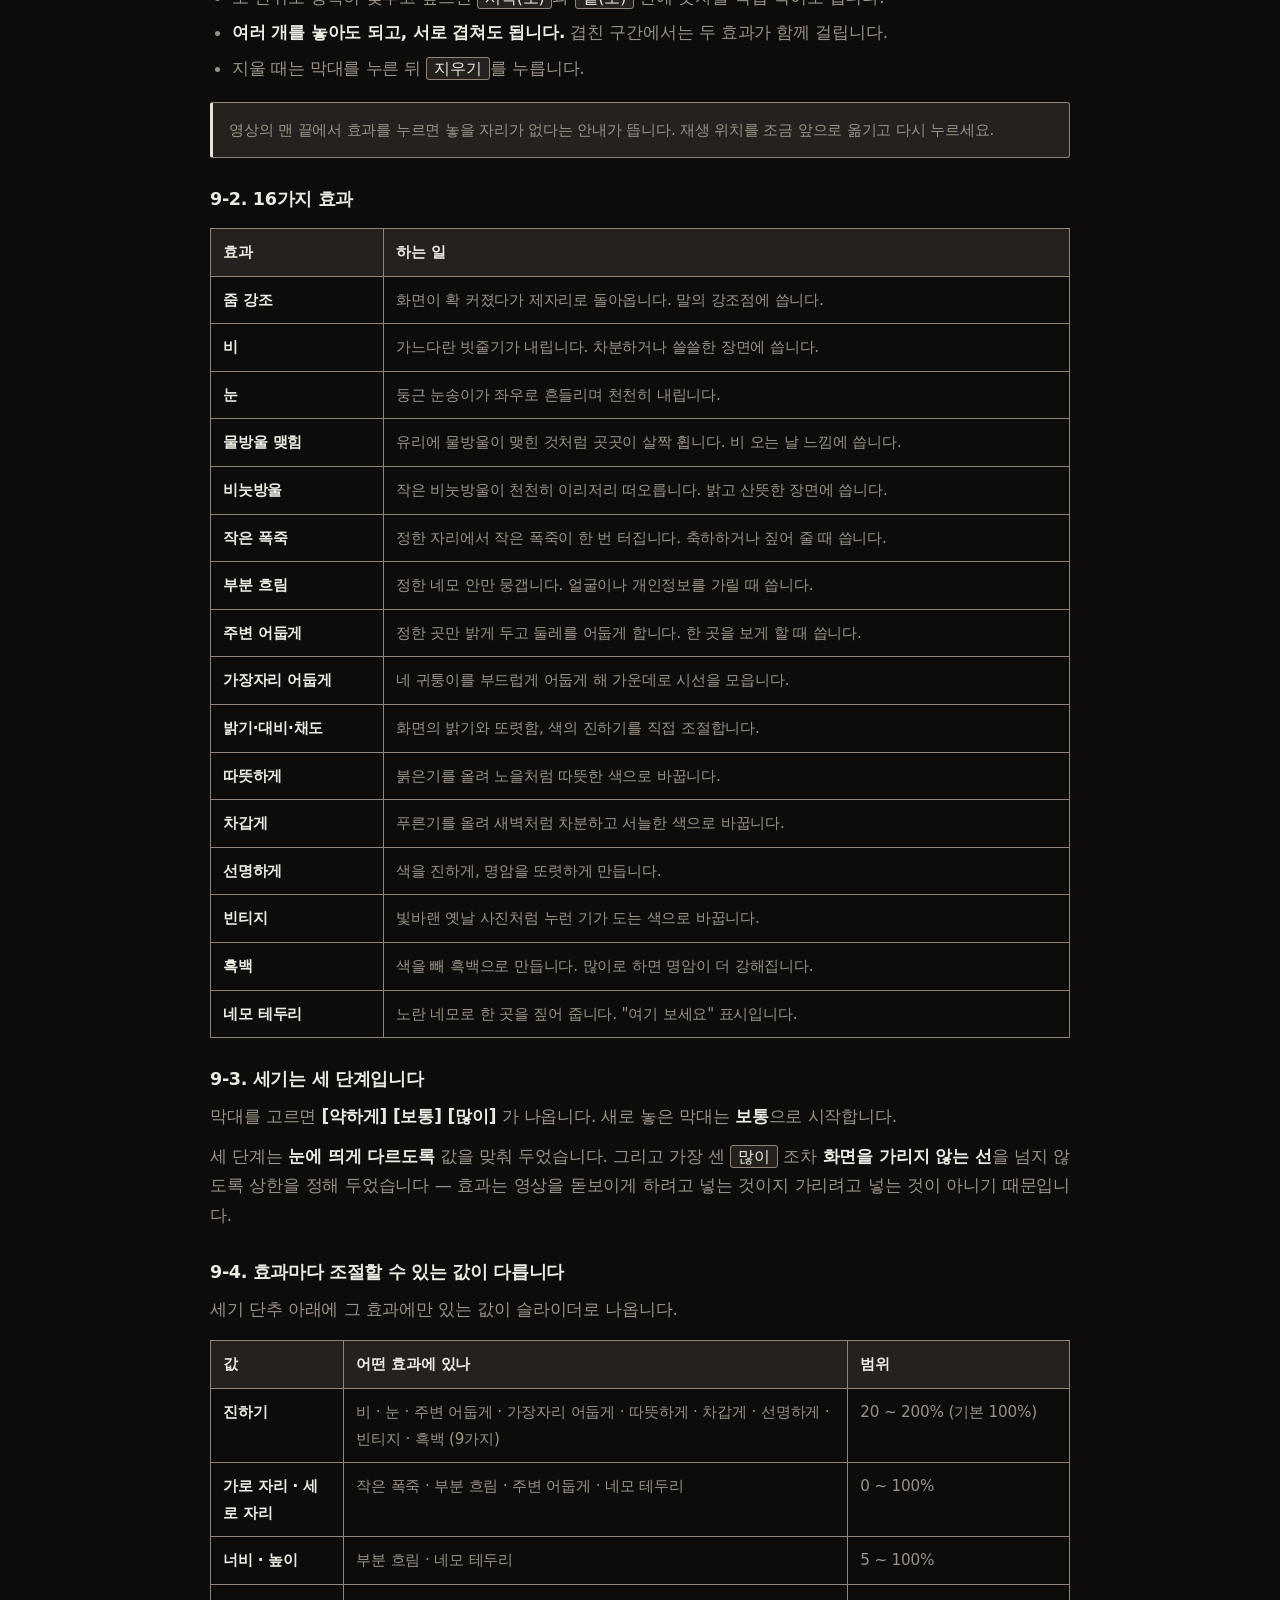
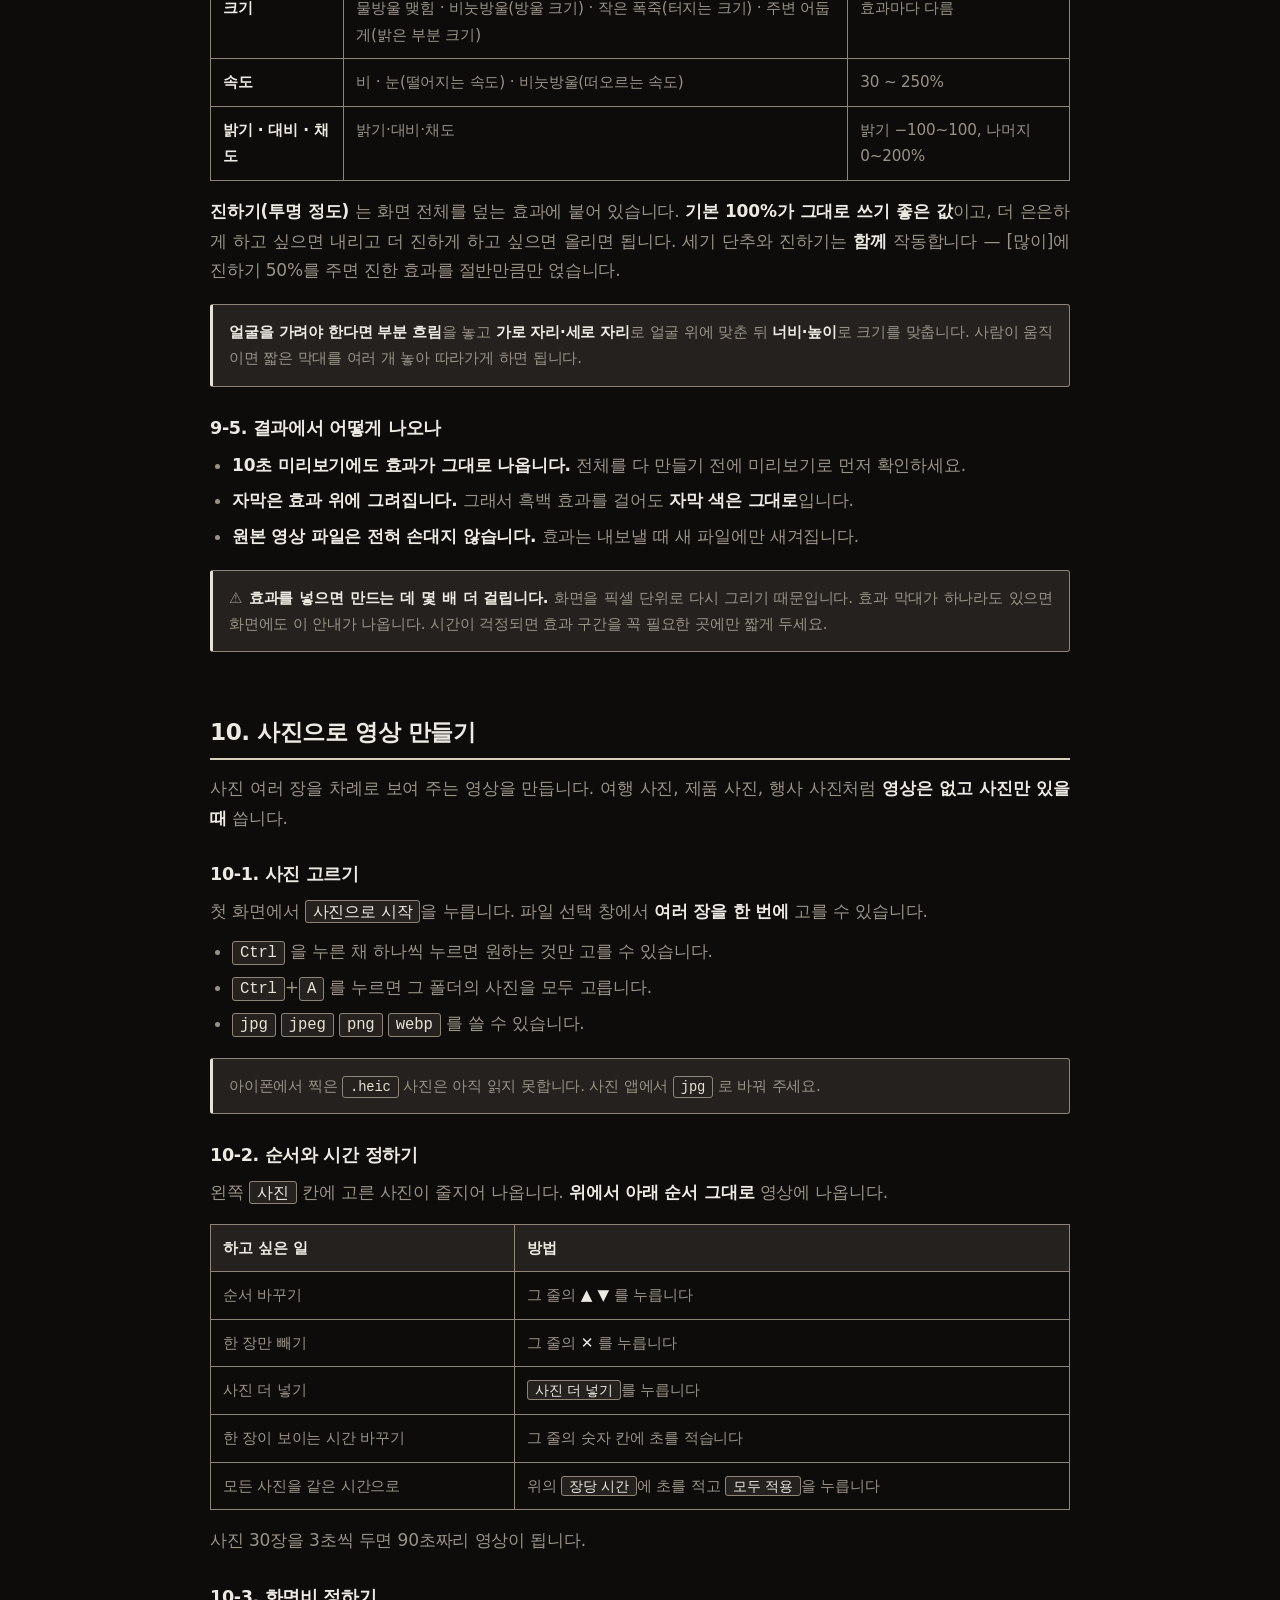
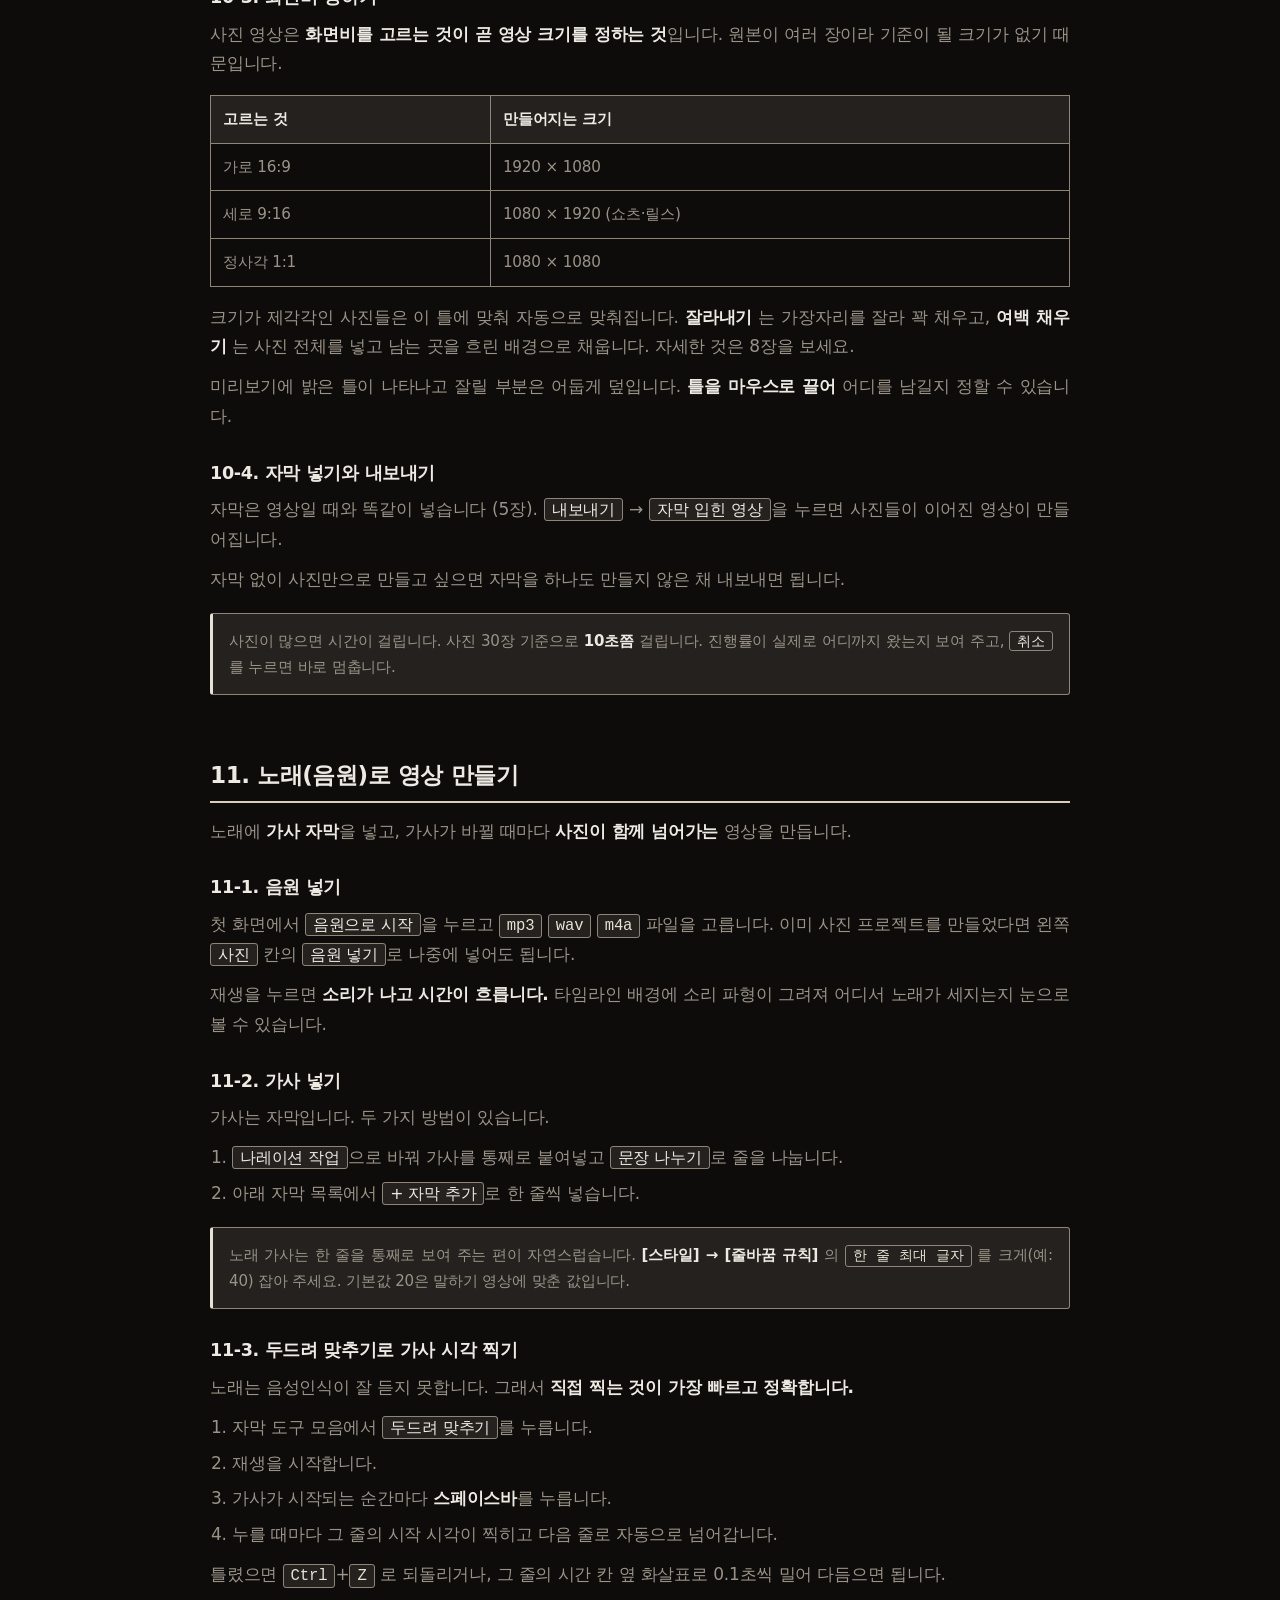
<file: landing/guide.html>
<!DOCTYPE html>
<!-- 이 파일은 tools/build_guide.py 가 docs/USER_GUIDE.md 에서 만들어 냅니다.
     직접 고치지 마세요. 고쳐도 다음 생성 때 지워집니다.
     설명서를 고치려면 docs/USER_GUIDE.md 를 고치고 `python tools/build_guide.py` 를 실행하세요. -->
<html lang="ko">
<head>
<meta charset="utf-8">
<meta name="viewport" content="width=device-width, initial-scale=1">
<title>사용설명서 — MovieFit Studio</title>
<meta name="description" content="MovieFit Studio 사용설명서. 설치부터 자막 만들기, 화면비 바꾸기, 나레이션 만들기, 내보내기까지 처음 쓰는 사람을 위한 상세 안내.">
<meta name="theme-color" content="#0D0C0B">
<link rel="icon" href="icons/favicon.ico" sizes="any">
<link rel="icon" type="image/png" href="icons/icon-192.png">
<link rel="apple-touch-icon" href="icons/icon-192.png">
<meta property="og:type" content="article">
<meta property="og:locale" content="ko_KR">
<meta property="og:site_name" content="MovieFit Studio">
<meta property="og:title" content="사용설명서 — MovieFit Studio">
<meta property="og:description" content="설치부터 자막 만들기, 화면비 바꾸기, 나레이션 만들기, 내보내기까지 처음 쓰는 사람을 위한 상세 안내.">
<meta property="og:image" content="icons/icon-512.png">
<link rel="stylesheet" href="style.css">
</head>
<body>

<a class="skip" href="#main">본문으로 건너뛰기</a>

<header class="topbar">
  <div class="wrap">
    <a class="brand" href="/">
      <img src="icons/icon-192.png" alt="" width="28" height="28">
      <span>MovieFit Studio</span>
    </a>
    <nav aria-label="주요 메뉴">
      <a class="nav-hide" href="/#features">기능</a>
      <a href="/#install">설치 방법</a>
      <a href="/guide">사용설명서</a>
      <a href="https://github.com/parkjikoon-hub/moviefit-studio">GitHub</a>
    </nav>
  </div>
</header>

<main id="main" class="guide">

  <div class="guide-head">
    <p class="eyebrow">사용설명서</p>
    <h1>처음 쓰는 분을 위한 안내</h1>
    <p class="sub">설치부터 결과물을 뽑아내기까지, 화면에 보이는 순서 그대로 적었습니다.
      프로그램 버전 0.7.0 기준입니다.</p>
  </div>

  <nav class="toc" aria-label="목차">
    <h2>목차</h2>
    <ol>
      <li><a href="#what">이 프로그램은 무엇인가</a></li>
      <li><a href="#install">설치하기</a></li>
      <li><a href="#first">처음 켜기</a></li>
      <li><a href="#stt">영상에서 자막 만들기</a></li>
      <li><a href="#edit">자막 고치기</a></li>
      <li><a href="#style">자막 모양 꾸미기</a></li>
      <li><a href="#pos">자막 위치 옮기기</a></li>
      <li><a href="#aspect">화면비 바꾸기 (가로·세로)</a></li>
      <li><a href="#sec9">화면 효과 넣기</a></li>
      <li><a href="#sec10">사진으로 영상 만들기</a></li>
      <li><a href="#sec11">노래(음원)로 영상 만들기</a></li>
      <li><a href="#sec12">내 대본에 시간 붙이기</a></li>
      <li><a href="#tts">대본으로 나레이션 만들기</a></li>
      <li><a href="#sec14">배경음악 깔기</a></li>
      <li><a href="#dict">사전에 단어 등록하기</a></li>
      <li><a href="#export">결과물 내보내기</a></li>
      <li><a href="#keys">단축키</a></li>
      <li><a href="#trouble">문제가 생겼을 때</a></li>
      <li><a href="#files">내 파일은 어디에 저장되나</a></li>
      <li><a href="#faq">자주 묻는 질문</a></li>
    </ol>
  </nav>

  <!-- 1 -->
  <h2 id="what">1. 이 프로그램은 무엇인가</h2>
  <p>MovieFit Studio는 <b>두 가지 일</b>만 합니다.</p>
  <table>
    <tr><th>하는 일</th><th>설명</th></tr>
    <tr><td><b>영상 → 자막</b></td><td>영상을 넣으면 말소리를 알아듣고 자막을 자동으로 만듭니다. 그 자막을 문서처럼 고쳐서 자막 파일로 뽑거나, 영상에 새겨 넣습니다.</td></tr>
    <tr><td><b>대본 → 나레이션 + 자막</b></td><td>글을 붙여넣으면 AI 목소리로 읽어 주는 음성을 만들고, <b>그 음성의 실제 길이를 재서</b> 자막 시각을 맞춥니다. 소리와 자막이 어긋나지 않습니다.</td></tr>
  </table>
  <h3>하지 않는 일</h3>
  <p>영상을 자르거나 이어 붙이는 <b>편집 기능은 없습니다.</b> 장면과 장면 사이의 화면 전환 효과, 음악 라이브러리, 스티커도 없습니다. 그런 작업은 기존 편집기에서 하고, 자막과 나레이션만 이 프로그램에서 하는 것을 전제로 만들었습니다.</p>
  <p>되는 것도 있습니다:</p>
  <ul>
    <li><b>내가 가진 음악 파일을 배경으로 까는 것</b> — 14장. 다만 고를 수 있는 음악 목록을 제공하지는 않습니다.</li>
    <li><b>원하는 구간에 화면 효과를 거는 것</b> — 9장. 비·눈·흑백·부분 흐림 등 16가지입니다. 색감을 바꾸는 효과도 여기 들어 있습니다.</li>
  </ul>
  <h3>알아 두면 좋은 것</h3>
  <ul>
    <li><b>인터넷에 영상을 올리지 않습니다.</b> 음성 인식은 내 컴퓨터 안에서 돌아갑니다. 영상 파일은 어디로도 전송되지 않습니다.</li>
    <li><b>나레이션 목소리를 만들 때만 인터넷을 씁니다.</b> 마이크로소프트의 음성 합성 서비스에 문장 글자를 보내 소리를 받아옵니다. 영상은 보내지 않습니다.</li>
    <li>무료이고, 워터마크가 없고, 회원가입도 필요 없습니다.</li>
  </ul>

  <!-- 2 -->
  <h2 id="install">2. 설치하기</h2>
  <h3>준비물</h3>
  <ul>
    <li><b>윈도우 10 또는 11</b> (64비트)</li>
    <li>저장 공간 약 <b>1.5GB</b> (프로그램 0.5GB + 음성 인식 파일 0.5GB + 작업 공간)</li>
    <li>파이썬이나 FFmpeg 같은 것을 <b>미리 깔 필요는 없습니다.</b> 설치 파일 안에 다 들어 있습니다.</li>
  </ul>
  <h3>순서</h3>
  <ol>
    <li><a href="https://moviefit-studio.vercel.app">https://moviefit-studio.vercel.app</a> 에 들어갑니다.</li>
    <li><span class="ui">설치 파일 내려받기</span>를 누릅니다. <code>MovieFitStudio-Setup.exe</code> 파일이 받아집니다 (약 121MB, 1~3분).</li>
    <li>받은 파일을 <b>두 번 눌러</b> 실행합니다.</li>
    <li>안내를 따라 <span class="ui">다음</span>을 누르면 끝납니다. 관리자 비밀번호를 묻지 않습니다.</li>
    <li>설치가 끝나면 바탕화면에 <b>MovieFit Studio</b> 아이콘이 생깁니다.</li>
  </ol>
  <h3>&quot;Windows에서 PC를 보호했습니다&quot; 창이 뜬다면</h3>
  <p>새로 만들어진 프로그램이라 마이크로소프트가 아직 모른다는 뜻입니다. 바이러스라는 뜻이 아닙니다.</p>
  <ol>
    <li>파란 창의 <span class="ui">추가 정보</span>를 누릅니다.</li>
    <li>아래에 나타나는 <span class="ui">실행</span>을 누릅니다.</li>
  </ol>
  <p>프로그램 소스는 <a href="https://github.com/parkjikoon-hub/moviefit-studio">https://github.com/parkjikoon-hub/moviefit-studio</a> 에 전부 공개되어 있습니다.</p>
  <h3>지우고 싶을 때</h3>
  <p>윈도우 <b>설정 → 앱 → 설치된 앱</b> 에서 <code>MovieFit Studio</code> 를 찾아 제거합니다.</p>

  <!-- 3 -->
  <h2 id="first">3. 처음 켜기</h2>
  <ol>
    <li>바탕화면의 <b>MovieFit Studio</b> 아이콘을 두 번 누릅니다.</li>
    <li><b>검은 명령 창이 하나 뜹니다.</b> 이 창은 프로그램의 심장입니다. <b>닫지 마세요.</b> 작게 내려 두면 됩니다.</li>
    <li>잠시 뒤 브라우저(엣지·크롬 등)가 저절로 열리고 작업 화면이 나옵니다.</li>
  </ol>
  <p class="tip"><b>왜 브라우저로 열리나요?</b> 화면을 브라우저로 그리면 어느 컴퓨터에서나 똑같이 보이고, 프로그램이 가벼워집니다. 인터넷에 접속하는 것이 아니라 <b>내 컴퓨터 안의 화면</b>을 브라우저로 보는 것입니다.</p>
  <h3>첫 화면</h3>
  <p>첫 화면에는 <b>시작하는 길이 네 개</b> 나란히 있습니다. 내가 무엇을 가지고 있는지에 따라 고르시면 됩니다.</p>
  <table>
    <tr><th>카드</th><th>무엇을 고르나</th><th>무엇을 만드나</th></tr>
    <tr><td><b>영상으로 시작</b></td><td>영상 파일 1개</td><td>영상에 자막을 넣습니다 (4장)</td></tr>
    <tr><td><b>사진으로 시작</b></td><td>사진 여러 장</td><td>사진이 넘어가는 영상을 만듭니다 (10장)</td></tr>
    <tr><td><b>음원으로 시작</b></td><td>음원 1개 (mp3 등)</td><td>노래에 가사와 사진을 얹습니다 (11장)</td></tr>
    <tr><td><b>대본으로 시작</b></td><td>아무것도 안 고릅니다</td><td>글을 AI 목소리로 읽힙니다 (13장)</td></tr>
  </table>
  <p>네 카드는 <b>눌러서</b> 파일을 고릅니다. 파일을 끌어다 놓는 것은 되지 않습니다 — 브라우저가 보안 때문에 파일의 실제 위치를 알려 주지 않기 때문입니다.</p>
  <table>
    <tr><th>그 밖의 항목</th><th>설명</th></tr>
    <tr><td><b>최근 프로젝트</b></td><td>전에 하던 작업을 이어서 합니다. 무엇으로 만든 것인지(영상·사진 n장·음원) 함께 보입니다.</td></tr>
    <tr><td><b>사용설명서</b></td><td>화면 맨 아래에 있습니다. 지금 보고 계신 이 글이 열립니다.</td></tr>
  </table>
  <h3>작업 화면에서 설명서 열기</h3>
  <p>작업 중에도 화면 오른쪽 위의 <span class="ui">사용설명서</span>를 누르면 이 설명서가 <b>새 탭</b>에서 열립니다. 하던 작업은 그대로 남아 있으니 안심하고 눌러도 됩니다. 다 읽었으면 그 탭만 닫으면 됩니다.</p>
  <p>이 설명서는 <b>프로그램 안에 들어 있습니다.</b> 인터넷이 끊겨 있어도 열립니다.</p>
  <h3>저장은 언제 되나</h3>
  <p>고칠 때마다 <b>2초 뒤에 자동으로 저장</b>됩니다. 화면 오른쪽 위에 지금 상태가 나옵니다.</p>
  <table>
    <tr><th>표시</th><th>뜻</th></tr>
    <tr><td><b>저장됨</b></td><td>지금까지 한 일이 모두 저장되어 있습니다.</td></tr>
    <tr><td><b>저장 중…</b></td><td>저장하고 있습니다.</td></tr>
  </table>
  <p><b>[저장됨]은 눌러도 되는 단추입니다.</b> 누르면 2초를 기다리지 않고 <b>그 자리에서 바로 저장</b>합니다. 마우스를 올려 두면 마지막으로 저장한 시각이 나옵니다. <code>Ctrl</code>+<code>S</code> 도 똑같이 동작합니다.</p>
  <p><b>끄는 방법</b>: 브라우저 탭을 닫고, 검은 명령 창도 닫습니다. 작업은 자동으로 저장되어 있습니다.</p>

  <!-- 4 -->
  <h2 id="stt">4. 영상에서 자막 만들기</h2>
  <h3>4-1. 영상 넣기</h3>
  <p>첫 화면에서 <span class="ui">영상으로 시작</span> 카드를 누르고 영상을 고릅니다. <code>mp4</code> <code>mov</code> <code>mkv</code> <code>webm</code> 영상과 <code>mp3</code> <code>wav</code> <code>m4a</code> 소리 파일을 쓸 수 있습니다.</p>
  <p class="tip">파일 선택 창이 열리지 않으면, 그 아래 <span class="ui">파일 선택 창이 안 열리면 여기를 눌러 경로를 직접 입력</span>을 눌러 파일 위치를 직접 적을 수 있습니다.</p>
  <h3>4-2. 자막 자동 생성</h3>
  <p>왼쪽 <span class="ui">자막 자동 생성</span> 칸에서 두 가지를 고릅니다.</p>
  <table>
    <tr><th>항목</th><th>고르는 법</th></tr>
    <tr><td><b>언어</b></td><td>영상에서 나오는 말의 언어. 보통 <code>한국어</code>. 확실하지 않으면 <code>자동 감지</code>.</td></tr>
    <tr><td><b>정확도</b></td><td><code>빠름(small)</code> 은 빠르고 대체로 정확합니다. <code>정확(medium)</code> 은 더 정확하지만 시간이 2~3배 걸리고, 처음 한 번 파일을 1.5GB 더 받습니다. <b>먼저 <code>빠름</code>으로 해 보세요.</b></td></tr>
  </table>
  <p><span class="ui">자막 자동 생성</span>을 누르면 진행률이 표시됩니다.</p>
  <p class="tip"><b>처음 한 번은 5~6분쯤 걸립니다.</b> 말을 알아듣는 데 필요한 파일(약 500MB)을 내려받기 때문입니다. 이때는 진행률이 한참 멈춰 있는 것처럼 보이는데 <b>고장이 아닙니다.</b> 두 번째부터는 기다림 없이 바로 시작합니다.</p>
  <h3>4-3. 결과 확인</h3>
  <ul>
    <li>화면 위쪽 <b>플레이어</b>에 영상이 나오고, 자막이 얹혀 보입니다.</li>
    <li>아래쪽 <b>목록</b>에 자막이 줄줄이 나옵니다. 자막을 클릭하면 영상이 그 시점으로 이동합니다.</li>
    <li>그 사이 <b>타임라인 띠</b>에 자막이 막대로 표시됩니다.</li>
  </ul>

  <!-- 5 -->
  <h2 id="edit">5. 자막 고치기</h2>
  <p>이 프로그램의 핵심입니다. 자막을 <b>문서처럼</b> 고칩니다.</p>
  <h3>5-1. 글자 고치기</h3>
  <p>자막 글을 <b>그냥 클릭하면</b> 바로 고칠 수 있습니다. 다 고쳤으면 <code>Enter</code>.</p>
  <ul>
    <li><b>줄을 직접 나누고 싶으면</b> 원하는 자리에 커서를 두고 <code>Shift</code>+<code>Enter</code> 를 누릅니다. 이렇게 손으로 나눈 줄은 자동 줄바꿈 규칙이 덮어쓰지 않고, 자막 파일과 영상에 새길 때도 그대로 유지됩니다.</li>
  </ul>
  <h3>5-2. 시간 맞추기</h3>
  <p>타임라인의 자막 막대를 <b>마우스로 끄는 것</b>이 가장 빠릅니다.</p>
  <ul>
    <li>막대의 <b>가운데를 잡고 끌면</b> 자막이 통째로 옮겨집니다.</li>
    <li>막대의 <b>왼쪽 끝이나 오른쪽 끝을 잡고 끌면</b> 시작이나 끝이 바뀌어 자막이 늘어나거나 줄어듭니다. 막대에 마우스를 올리면 양 끝이 밝아지는데, 거기가 잡는 곳입니다.</li>
    <li>끄는 동안 막대 위에 <code>3.20초 → 6.20초 (3.00초)</code> 처럼 시각이 뜹니다.</li>
    <li>옆 자막, 재생 위치, 화면 효과 막대의 끝 가까이 가면 <b>착 붙고</b> 노란 세로선이 보입니다. 붙이지 않고 바로 옆에 두고 싶으면 <code>Alt</code> 를 누른 채 끕니다.</li>
    <li>자막끼리는 <b>겹치지 않습니다.</b> 옆 자막에 닿으면 거기서 멈춥니다.</li>
  </ul>
  <p>0.1초 단위로 정확히 맞출 때는 아래 목록을 씁니다.</p>
  <ul>
    <li>시작·끝 시간 옆의 <b>◀ ▶</b> 버튼이 <b>0.1초씩</b> 옮깁니다.</li>
    <li>숫자를 클릭하면 시간을 직접 입력할 수 있습니다.</li>
  </ul>
  <p>잘못 옮겼으면 <code>Ctrl</code>+<code>Z</code> 로 되돌립니다. 자막뿐 아니라 화면 효과 막대, 화면비, 사진 순서를 바꾼 것도 되돌아갑니다.</p>
  <h3>5-3. 타임라인에서 장면 찾기 (영상 띠 · 소리 파형)</h3>
  <p>화면 아래 타임라인에는 두 가지 도움말이 함께 깔립니다. 왼쪽의 체크상자로 각각 켜고 끌 수 있습니다.</p>
  <table>
    <tr><th>무엇</th><th>무엇에 쓰나</th></tr>
    <tr><td><b>영상 띠</b></td><td>영상의 화면들이 시간 순서로 늘어섭니다. <b>&quot;그 장면이 몇 초쯤이었지&quot;</b> 를 눈으로 찾을 때 씁니다</td></tr>
    <tr><td><b>소리 파형</b></td><td>소리가 크고 작은 모양이 그려집니다. <b>말이 언제 시작하고 끝나는지</b>는 화면으로는 안 보이고 이것으로만 보입니다</td></tr>
  </table>
  <p>자막 시간을 말소리에 맞출 때는 <b>소리 파형</b> 이 더 정확하고, 화면이 바뀌는 순간에 맞추고 싶을 때는 <b>영상 띠</b> 가 편합니다.</p>
  <ul>
    <li>영상 띠는 영상을 처음 열 때 한 번 만들어 두고, 다음부터는 바로 나옵니다.</li>
    <li><b>＋ － 전체</b> 로 확대·축소하면 띠도 함께 늘어납니다. 많이 확대하면 조금 흐려지지만 장면을 알아보는 데는 충분합니다.</li>
    <li>타임라인 위에서 <code>Ctrl</code> 을 누른 채 <b>마우스 휠</b>을 굴려도 확대·축소됩니다. 마우스가 가리키던 시각이 제자리에 남습니다. 그냥 휠을 굴리면 타임라인이 옆으로 밀립니다.</li>
  </ul>
  <p>재생 위치를 옮기는 방법은 셋입니다.</p>
  <ul>
    <li>맨 위 <b>눈금 줄</b>(00:00, 00:10 …)을 누르면 그 시각으로 갑니다. 누른 채 좌우로 끌면 장면을 훑어볼 수 있습니다.</li>
    <li>빨간 재생선의 <b>머리(삼각형)</b> 를 잡고 끕니다.</li>
    <li>막대가 없는 <b>빈 곳</b>을 누릅니다.</li>
  </ul>
  <p>막대가 작아 잡기 어려우면 타임라인 바로 아래의 가로 손잡이를 아래로 끌어 보세요. 타임라인이 높아지면서 막대도 함께 커집니다.</p>
  <h3>5-4. 나누기와 합치기</h3>
  <ul>
    <li><b>나누기</b>: 글 중간에 커서를 두고 <span class="ui">나누기</span>를 누르면 그 자리에서 자막 두 개로 쪼개집니다. (<code>Ctrl</code>+<code>Enter</code> 도 같습니다)</li>
    <li><b>합치기</b>: <span class="ui">합치기</span>는 다음 자막과 하나로 붙입니다.</li>
  </ul>
  <h3>5-5. 여러 개를 한 번에 고치기</h3>
  <table>
    <tr><th>버튼</th><th>하는 일</th></tr>
    <tr><td><b>[바꾸기] / [모두 바꾸기]</b></td><td>잘못 인식된 단어를 한 번에 고칩니다. <code>Ctrl</code>+<code>F</code> 로도 열립니다.</td></tr>
    <tr><td><span class="ui">전체 시간 밀기</span></td><td>자막 전체를 앞이나 뒤로 한꺼번에 옮깁니다. 소리와 자막이 통째로 밀렸을 때 씁니다.</td></tr>
    <tr><td><span class="ui">무음으로 나누기</span></td><td>소리가 없는 구간을 찾아 그 지점에서 자막을 나눕니다.</td></tr>
    <tr><td><span class="ui">두드려 맞추기</span></td><td>영상을 재생하면서 자막이 시작될 때마다 키를 눌러 시각을 직접 찍습니다.</td></tr>
    <tr><td><span class="ui">자막 검사</span></td><td>너무 빨라서 읽기 힘든 자막, 너무 긴 줄 등을 찾아 줍니다.</td></tr>
  </table>
  <h3>5-6. 실수해도 괜찮습니다</h3>
  <p><span class="ui">↶ 되돌리기</span> (<code>Ctrl</code>+<code>Z</code>) 로 언제든 되돌릴 수 있습니다. <span class="ui">↷ 다시하기</span>는 <code>Ctrl</code>+<code>Y</code>.</p>
  <p>작업은 <b>2초쯤 지나면 자동으로 저장</b>됩니다. 화면 위의 <code>저장됨</code> 글자가 그 표시입니다.</p>
  <h3>5-7. 읽기 속도 표시</h3>
  <p>자막이 <b>노란색</b>이면 조금 빠르고, <b>빨간색</b>이면 사람이 읽기 어려울 만큼 빠르다는 뜻입니다. 시간을 늘리거나 글을 줄이면 됩니다.</p>

  <!-- 6 -->
  <h2 id="style">6. 자막 모양 꾸미기</h2>
  <p>오른쪽 <span class="ui">스타일</span> 탭에서 정합니다. 고치는 즉시 플레이어에 반영되고, <b>영상에 새길 때도 똑같이 나옵니다.</b></p>
  <table>
    <tr><th>묶음</th><th>정할 수 있는 것</th></tr>
    <tr><td><b>프리셋</b></td><td>미리 만들어 둔 5가지 모양. 하나 고르고 조금씩 손보는 것이 가장 빠릅니다. 직접 만든 모양은 이름을 적고 <span class="ui">저장</span> 하면 다음에도 씁니다.</td></tr>
    <tr><td><b>글꼴</b></td><td>컴퓨터에 깔린 한글 글꼴 중 자막에 쓸 수 있는 것을 골라 보여 줍니다. 크기·자간·줄 간격·정렬·굵게·기울임.</td></tr>
    <tr><td><b>색과 테두리</b></td><td>글자색, 외곽선 색과 두께, 그림자와 깊이.</td></tr>
    <tr><td><b>배경 박스</b></td><td>자막 뒤에 색 판을 깝니다. 배경이 밝아 글씨가 안 보일 때 씁니다. 색과 투명도를 정합니다.</td></tr>
    <tr><td><b>위치</b></td><td>7장 참고. 프리셋(위·가운데·아래), 마우스로 끌기, 화살표로 1%씩 밀기.</td></tr>
    <tr><td><b>화면비 (롱폼 · 숏폼)</b></td><td>8장 참고. 가로 16:9 · 세로 9:16 · 정사각 1:1 로 <b>실제로 잘라서</b> 내보냅니다.</td></tr>
    <tr><td><b>줄바꿈 규칙</b></td><td>한 줄 최대 글자 수, 최대 줄 수. <b>자동으로 줄을 나눌 때만</b> 적용됩니다.</td></tr>
  </table>
  <h3>색 고르는 법</h3>
  <p>색 칸을 누르면 <b>색 고르기 창</b>이 열립니다.</p>
  <ul>
    <li><b>색감표</b>: 가로로 갈수록 선명해지고, 세로로 갈수록 밝아집니다.</li>
    <li><b>색상 띠</b>: 아래 띠에서 계열(빨강·파랑 등)을 고릅니다.</li>
    <li><b>자주 쓰는 색</b>: 대표 색 8개를 바로 고릅니다.</li>
    <li><b>색상 코드</b>: <code>#FFE14D</code> 같은 코드를 직접 넣습니다.</li>
    <li><b>스포이드</b>: 화면 어디서든 색을 집어옵니다. 영상 속의 색을 그대로 쓰고 싶을 때 편합니다.</li>
  </ul>
  <h3>세로 영상(쇼츠·릴스)</h3>
  <p><span class="ui">📱 세로 영상(쇼츠·릴스)용으로 맞추기</span>를 누르면 <b>자막 모양만</b> 세로 화면에 맞게 바꿉니다 — 글자를 크게 하고 위치를 조정합니다.</p>
  <p class="tip">헷갈리기 쉬운 점: 이 단추는 <b>영상의 화면비를 바꾸지 않습니다.</b> 가로 영상을 실제로 세로로 잘라 내보내려면 <b>8장 화면비 바꾸기</b>의 <span class="ui">세로 9:16</span>을 쓰세요. 둘을 함께 쓰면 가장 좋습니다.</p>

  <!-- 7 -->
  <h2 id="pos">7. 자막 위치 옮기기</h2>
  <p>세 가지 방법이 있습니다. 어느 방법을 쓰든 결과는 같으니 편한 것을 쓰면 됩니다.</p>
  <ol>
    <li><b>마우스로 끌기</b> — 플레이어 위의 자막을 <b>직접 끌어다 놓습니다.</b> 놓은 자리가 그대로 결과물에 나옵니다.</li>
    <li><b>화살표로 조금씩 밀기</b> — 아래에서 설명합니다. 가장 정밀합니다.</li>
    <li><b>숫자로 정하기</b> — <code>가로 %</code> <code>세로 %</code> 에 숫자를 넣습니다. 가로 50%, 세로 90% 면 화면 아래 가운데입니다.</li>
  </ol>
  <h3>화살표로 조금씩 밀기</h3>
  <p><span class="ui">스타일</span> 탭의 <b>위치</b> 묶음에 <code>위</code> <code>가운데</code> <code>아래</code> 단추가 있고, 그 아래에 <b>십자 모양 화살표</b> <code>↑</code> <code>←</code> <code>→</code> <code>↓</code> 가 있습니다.</p>
  <table>
    <tr><th>누르는 법</th><th>움직이는 양</th></tr>
    <tr><td>화살표를 그냥 누름</td><td>한 번에 <b>1%</b></td></tr>
    <tr><td><code>Shift</code>를 누른 채로 화살표</td><td>한 번에 <b>5%</b></td></tr>
  </table>
  <p>마우스로 끌면 손이 떨려 미세하게 어긋나는데, 화살표는 <b>정확히 1%씩</b> 움직입니다. 자막을 화면 아래에서 딱 세 칸만 올리고 싶을 때처럼 미세 조정에 씁니다.</p>
  <p class="tip"><code>위</code> <code>가운데</code> <code>아래</code> 를 쓰던 중에 화살표를 눌러도 됩니다. <b>지금 보이는 그 자리에서 이어서</b> 움직입니다. 처음 위치로 튀지 않습니다.</p>
  <p><span class="ui">기본 위치로 되돌리기</span>로 언제든 원래 자리로 돌아갑니다.</p>
  <p><span class="ui">안전 영역</span>을 켜면 유튜브·틱톡 등에서 화면 가장자리가 잘릴 수 있는 범위를 표시해 줍니다. 그 안쪽에 자막을 두면 안전합니다.</p>

  <!-- 8 -->
  <h2 id="aspect">8. 화면비 바꾸기 (가로·세로·정사각)</h2>
  <p>가로로 찍은 영상을 <b>쇼츠·릴스용 세로 영상으로</b> 바꿔 내보낼 수 있습니다. 반대도 됩니다. <span class="ui">스타일</span> 탭의 <b>화면비 (롱폼 · 숏폼)</b> 묶음에서 정합니다.</p>
  <h3>8-1. 네 가지 중에 고릅니다</h3>
  <table>
    <tr><th>단추</th><th>어디에 쓰나</th></tr>
    <tr><td><b>원본 그대로</b></td><td>아무것도 바꾸지 않습니다. 기본값입니다.</td></tr>
    <tr><td><b>가로 16:9</b></td><td>유튜브 롱폼, PC로 보는 영상.</td></tr>
    <tr><td><b>세로 9:16</b></td><td>쇼츠·릴스·틱톡.</td></tr>
    <tr><td><b>정사각 1:1</b></td><td>인스타그램 피드.</td></tr>
  </table>
  <p><b>언제든 서로 오갈 수 있습니다.</b> 세로로 바꿨다가 다시 가로로, 다시 원본으로 되돌려도 됩니다. 원본 영상 파일은 전혀 손대지 않습니다.</p>
  <h3>8-2. 화면 밖으로 나가는 부분을 어떻게 할지 고릅니다</h3>
  <p>가로 영상을 세로 틀에 넣으면 좌우가 남습니다. 두 가지 중에 고릅니다.</p>
  <table>
    <tr><th>단추</th><th>하는 일</th><th>좋은 점 / 아쉬운 점</th></tr>
    <tr><td><b>잘라내기</b></td><td>목표 화면비에 맞게 <b>가장자리를 잘라 냅니다.</b></td><td>화면을 꽉 채워 깔끔합니다. 다만 잘린 부분은 사라집니다.</td></tr>
    <tr><td><b>여백 채우기</b></td><td>원본 전체를 넣고 <b>남는 곳을 채웁니다.</b></td><td>아무것도 잘리지 않습니다. 다만 가운데 영상이 작아집니다.</td></tr>
  </table>
  <p><b>잘라내기</b>를 골랐다면 <span class="ui">잘라낼 자리</span> 막대로 어디를 남길지 정합니다. 왼쪽 끝·가운데·오른쪽 끝 어디든 됩니다.</p>
  <p class="tip">막대를 움직이는 대신 <b>미리보기 화면의 밝은 틀을 마우스로 직접 끌어도</b> 됩니다. 사람이 화면 가운데가 아닌 곳에 서 있을 때 편합니다.</p>
  <p><b>여백 채우기</b>를 골랐다면 <span class="ui">여백을 흐린 배경으로 채우기</span>를 켜고 끌 수 있습니다. 켜면 같은 영상을 흐리게 깔아 채우고(요즘 쇼츠에서 흔히 보는 모양), 끄면 검은색으로 채웁니다.</p>
  <h3>8-3. 미리보기에서 결과를 미리 봅니다</h3>
  <p>화면비를 고르면 플레이어에 <b>밝은 틀</b>이 생깁니다.</p>
  <ul>
    <li><b>밝은 틀 안쪽</b> = 실제로 저장되는 범위</li>
    <li><b>어둡게 덮인 바깥쪽</b> = 잘려 나갈 부분</li>
  </ul>
  <p>자막도 이 틀을 기준으로 그려집니다. 즉 <b>미리보기에서 보이는 그대로 결과물이 나옵니다.</b></p>
  <p class="tip"><b>자막이 틀 밖으로 나가면 경고가 뜹니다.</b> 몇 픽셀 넘치는지와 어떻게 해결할지(자막을 안쪽으로 옮기기 / 글자 크기 줄이기 / 한 줄 글자 수 줄이기)까지 알려 줍니다. 내보내기 창에서도 한 번 더 알려 주므로, 모르고 잘려 나가는 일은 없습니다.</p>
  <h3>8-4. 내보낼 때 실제로 잘려서 저장됩니다</h3>
  <p>화면비 설정은 <b>영상 내보내기 세 가지 모두</b>에 적용됩니다 — 자막을 새긴 영상, 10초 미리보기, 나레이션을 입힌 영상.</p>
  <p>예를 들어 1280×720 가로 영상을 <b>세로 9:16 · 잘라내기</b>로 내보내면 결과 파일은 <b>404×720</b> 이 됩니다. <b>여백 채우기</b>로 하면 <b>720×1280</b> 이 됩니다.</p>
  <p class="tip">화면비를 <b>원본 그대로</b>로 두면 지금까지와 완전히 똑같이 동작합니다. 전에 만들어 둔 프로젝트를 열어도 설정이 바뀌지 않습니다.</p>

  <!-- 9 -->
  <h2 id="sec9">9. 화면 효과 넣기</h2>
  <p>영상의 <b>원하는 구간에만</b> 비·눈·흑백 같은 화면 효과를 걸 수 있습니다. 모두 16가지이고, 영상으로 시작한 프로젝트뿐 아니라 <b>사진으로 만든 영상·노래로 만든 영상에도 똑같이</b> 걸립니다.</p>
  <h3>9-1. 효과를 놓고 구간을 정합니다</h3>
  <p><span class="ui">자막 작업</span> 화면 오른쪽의 <b>화면 효과</b> 묶음에서 넣고 싶은 효과 이름을 누릅니다. 그러면 <b>지금 재생 위치</b>에서 시작하는 <b>3초짜리 효과 막대</b>가 하나 생깁니다.</p>
  <ul>
    <li>막대는 타임라인에서 <b>자막 띠 바로 아래 줄</b>에 생깁니다. <b>끌어서 옮기고, 양 끝을 잡아 길이를 바꿉니다.</b> 자막 막대처럼 다른 막대의 끝에 닿으면 붙습니다. 자막과 달리 효과끼리는 겹쳐도 됩니다 (비와 빈티지를 함께 거는 식으로).</li>
    <li>초 단위로 정확히 맞추고 싶으면 <span class="ui">시작(초)</span>과 <span class="ui">끝(초)</span> 칸에 숫자를 직접 적어도 됩니다.</li>
    <li><b>여러 개를 놓아도 되고, 서로 겹쳐도 됩니다.</b> 겹친 구간에서는 두 효과가 함께 걸립니다.</li>
    <li>지울 때는 막대를 누른 뒤 <span class="ui">지우기</span>를 누릅니다.</li>
  </ul>
  <p class="tip">영상의 맨 끝에서 효과를 누르면 놓을 자리가 없다는 안내가 뜹니다. 재생 위치를 조금 앞으로 옮기고 다시 누르세요.</p>
  <h3>9-2. 16가지 효과</h3>
  <table>
    <tr><th>효과</th><th>하는 일</th></tr>
    <tr><td><b>줌 강조</b></td><td>화면이 확 커졌다가 제자리로 돌아옵니다. 말의 강조점에 씁니다.</td></tr>
    <tr><td><b>비</b></td><td>가느다란 빗줄기가 내립니다. 차분하거나 쓸쓸한 장면에 씁니다.</td></tr>
    <tr><td><b>눈</b></td><td>둥근 눈송이가 좌우로 흔들리며 천천히 내립니다.</td></tr>
    <tr><td><b>물방울 맺힘</b></td><td>유리에 물방울이 맺힌 것처럼 곳곳이 살짝 휩니다. 비 오는 날 느낌에 씁니다.</td></tr>
    <tr><td><b>비눗방울</b></td><td>작은 비눗방울이 천천히 이리저리 떠오릅니다. 밝고 산뜻한 장면에 씁니다.</td></tr>
    <tr><td><b>작은 폭죽</b></td><td>정한 자리에서 작은 폭죽이 한 번 터집니다. 축하하거나 짚어 줄 때 씁니다.</td></tr>
    <tr><td><b>부분 흐림</b></td><td>정한 네모 안만 뭉갭니다. 얼굴이나 개인정보를 가릴 때 씁니다.</td></tr>
    <tr><td><b>주변 어둡게</b></td><td>정한 곳만 밝게 두고 둘레를 어둡게 합니다. 한 곳을 보게 할 때 씁니다.</td></tr>
    <tr><td><b>가장자리 어둡게</b></td><td>네 귀퉁이를 부드럽게 어둡게 해 가운데로 시선을 모읍니다.</td></tr>
    <tr><td><b>밝기·대비·채도</b></td><td>화면의 밝기와 또렷함, 색의 진하기를 직접 조절합니다.</td></tr>
    <tr><td><b>따뜻하게</b></td><td>붉은기를 올려 노을처럼 따뜻한 색으로 바꿉니다.</td></tr>
    <tr><td><b>차갑게</b></td><td>푸른기를 올려 새벽처럼 차분하고 서늘한 색으로 바꿉니다.</td></tr>
    <tr><td><b>선명하게</b></td><td>색을 진하게, 명암을 또렷하게 만듭니다.</td></tr>
    <tr><td><b>빈티지</b></td><td>빛바랜 옛날 사진처럼 누런 기가 도는 색으로 바꿉니다.</td></tr>
    <tr><td><b>흑백</b></td><td>색을 빼 흑백으로 만듭니다. 많이로 하면 명암이 더 강해집니다.</td></tr>
    <tr><td><b>네모 테두리</b></td><td>노란 네모로 한 곳을 짚어 줍니다. &quot;여기 보세요&quot; 표시입니다.</td></tr>
  </table>
  <h3>9-3. 세기는 세 단계입니다</h3>
  <p>막대를 고르면 <b>[약하게] [보통] [많이]</b> 가 나옵니다. 새로 놓은 막대는 <b>보통</b>으로 시작합니다.</p>
  <p>세 단계는 <b>눈에 띄게 다르도록</b> 값을 맞춰 두었습니다. 그리고 가장 센 <span class="ui">많이</span> 조차 <b>화면을 가리지 않는 선</b>을 넘지 않도록 상한을 정해 두었습니다 — 효과는 영상을 돋보이게 하려고 넣는 것이지 가리려고 넣는 것이 아니기 때문입니다.</p>
  <h3>9-4. 효과마다 조절할 수 있는 값이 다릅니다</h3>
  <p>세기 단추 아래에 그 효과에만 있는 값이 슬라이더로 나옵니다.</p>
  <table>
    <tr><th>값</th><th>어떤 효과에 있나</th><th>범위</th></tr>
    <tr><td><b>진하기</b></td><td>비 · 눈 · 주변 어둡게 · 가장자리 어둡게 · 따뜻하게 · 차갑게 · 선명하게 · 빈티지 · 흑백 (9가지)</td><td>20 ~ 200% (기본 100%)</td></tr>
    <tr><td><b>가로 자리 · 세로 자리</b></td><td>작은 폭죽 · 부분 흐림 · 주변 어둡게 · 네모 테두리</td><td>0 ~ 100%</td></tr>
    <tr><td><b>너비 · 높이</b></td><td>부분 흐림 · 네모 테두리</td><td>5 ~ 100%</td></tr>
    <tr><td><b>크기</b></td><td>물방울 맺힘 · 비눗방울(방울 크기) · 작은 폭죽(터지는 크기) · 주변 어둡게(밝은 부분 크기)</td><td>효과마다 다름</td></tr>
    <tr><td><b>속도</b></td><td>비 · 눈(떨어지는 속도) · 비눗방울(떠오르는 속도)</td><td>30 ~ 250%</td></tr>
    <tr><td><b>밝기 · 대비 · 채도</b></td><td>밝기·대비·채도</td><td>밝기 −100~100, 나머지 0~200%</td></tr>
  </table>
  <p><b>진하기(투명 정도)</b> 는 화면 전체를 덮는 효과에 붙어 있습니다. <b>기본 100%가 그대로 쓰기 좋은 값</b>이고, 더 은은하게 하고 싶으면 내리고 더 진하게 하고 싶으면 올리면 됩니다. 세기 단추와 진하기는 <b>함께</b> 작동합니다 — [많이]에 진하기 50%를 주면 진한 효과를 절반만큼만 얹습니다.</p>
  <p class="tip"><b>얼굴을 가려야 한다면</b> <b>부분 흐림</b>을 놓고 <b>가로 자리·세로 자리</b>로 얼굴 위에 맞춘 뒤 <b>너비·높이</b>로 크기를 맞춥니다. 사람이 움직이면 짧은 막대를 여러 개 놓아 따라가게 하면 됩니다.</p>
  <h3>9-5. 결과에서 어떻게 나오나</h3>
  <ul>
    <li><b>10초 미리보기에도 효과가 그대로 나옵니다.</b> 전체를 다 만들기 전에 미리보기로 먼저 확인하세요.</li>
    <li><b>자막은 효과 위에 그려집니다.</b> 그래서 흑백 효과를 걸어도 <b>자막 색은 그대로</b>입니다.</li>
    <li><b>원본 영상 파일은 전혀 손대지 않습니다.</b> 효과는 내보낼 때 새 파일에만 새겨집니다.</li>
  </ul>
  <p class="tip">⚠ <b>효과를 넣으면 만드는 데 몇 배 더 걸립니다.</b> 화면을 픽셀 단위로 다시 그리기 때문입니다. 효과 막대가 하나라도 있으면 화면에도 이 안내가 나옵니다. 시간이 걱정되면 효과 구간을 꼭 필요한 곳에만 짧게 두세요.</p>

  <!-- 10 -->
  <h2 id="sec10">10. 사진으로 영상 만들기</h2>
  <p>사진 여러 장을 차례로 보여 주는 영상을 만듭니다. 여행 사진, 제품 사진, 행사 사진처럼 <b>영상은 없고 사진만 있을 때</b> 씁니다.</p>
  <h3>10-1. 사진 고르기</h3>
  <p>첫 화면에서 <span class="ui">사진으로 시작</span>을 누릅니다. 파일 선택 창에서 <b>여러 장을 한 번에</b> 고를 수 있습니다.</p>
  <ul>
    <li><code>Ctrl</code> 을 누른 채 하나씩 누르면 원하는 것만 고를 수 있습니다.</li>
    <li><code>Ctrl</code>+<code>A</code> 를 누르면 그 폴더의 사진을 모두 고릅니다.</li>
    <li><code>jpg</code> <code>jpeg</code> <code>png</code> <code>webp</code> 를 쓸 수 있습니다.</li>
  </ul>
  <p class="tip">아이폰에서 찍은 <code>.heic</code> 사진은 아직 읽지 못합니다. 사진 앱에서 <code>jpg</code> 로 바꿔 주세요.</p>
  <h3>10-2. 순서와 시간 정하기</h3>
  <p>왼쪽 <span class="ui">사진</span> 칸에 고른 사진이 줄지어 나옵니다. <b>위에서 아래 순서 그대로</b> 영상에 나옵니다.</p>
  <table>
    <tr><th>하고 싶은 일</th><th>방법</th></tr>
    <tr><td>순서 바꾸기</td><td>그 줄의 <b>▲ ▼</b> 를 누릅니다</td></tr>
    <tr><td>한 장만 빼기</td><td>그 줄의 <b>✕</b> 를 누릅니다</td></tr>
    <tr><td>사진 더 넣기</td><td><span class="ui">사진 더 넣기</span>를 누릅니다</td></tr>
    <tr><td>한 장이 보이는 시간 바꾸기</td><td>그 줄의 숫자 칸에 초를 적습니다</td></tr>
    <tr><td>모든 사진을 같은 시간으로</td><td>위의 <span class="ui">장당 시간</span>에 초를 적고 <span class="ui">모두 적용</span>을 누릅니다</td></tr>
  </table>
  <p>사진 30장을 3초씩 두면 90초짜리 영상이 됩니다.</p>
  <h3>10-3. 화면비 정하기</h3>
  <p>사진 영상은 <b>화면비를 고르는 것이 곧 영상 크기를 정하는 것</b>입니다. 원본이 여러 장이라 기준이 될 크기가 없기 때문입니다.</p>
  <table>
    <tr><th>고르는 것</th><th>만들어지는 크기</th></tr>
    <tr><td>가로 16:9</td><td>1920 × 1080</td></tr>
    <tr><td>세로 9:16</td><td>1080 × 1920 (쇼츠·릴스)</td></tr>
    <tr><td>정사각 1:1</td><td>1080 × 1080</td></tr>
  </table>
  <p>크기가 제각각인 사진들은 이 틀에 맞춰 자동으로 맞춰집니다. <b>잘라내기</b> 는 가장자리를 잘라 꽉 채우고, <b>여백 채우기</b> 는 사진 전체를 넣고 남는 곳을 흐린 배경으로 채웁니다. 자세한 것은 8장을 보세요.</p>
  <p>미리보기에 밝은 틀이 나타나고 잘릴 부분은 어둡게 덮입니다. <b>틀을 마우스로 끌어</b> 어디를 남길지 정할 수 있습니다.</p>
  <h3>10-4. 자막 넣기와 내보내기</h3>
  <p>자막은 영상일 때와 똑같이 넣습니다 (5장). <span class="ui">내보내기</span> → <span class="ui">자막 입힌 영상</span>을 누르면 사진들이 이어진 영상이 만들어집니다.</p>
  <p>자막 없이 사진만으로 만들고 싶으면 자막을 하나도 만들지 않은 채 내보내면 됩니다.</p>
  <p class="tip">사진이 많으면 시간이 걸립니다. 사진 30장 기준으로 <b>10초쯤</b> 걸립니다. 진행률이 실제로 어디까지 왔는지 보여 주고, <span class="ui">취소</span>를 누르면 바로 멈춥니다.</p>

  <!-- 11 -->
  <h2 id="sec11">11. 노래(음원)로 영상 만들기</h2>
  <p>노래에 <b>가사 자막</b>을 넣고, 가사가 바뀔 때마다 <b>사진이 함께 넘어가는</b> 영상을 만듭니다.</p>
  <h3>11-1. 음원 넣기</h3>
  <p>첫 화면에서 <span class="ui">음원으로 시작</span>을 누르고 <code>mp3</code> <code>wav</code> <code>m4a</code> 파일을 고릅니다. 이미 사진 프로젝트를 만들었다면 왼쪽 <span class="ui">사진</span> 칸의 <span class="ui">음원 넣기</span>로 나중에 넣어도 됩니다.</p>
  <p>재생을 누르면 <b>소리가 나고 시간이 흐릅니다.</b> 타임라인 배경에 소리 파형이 그려져 어디서 노래가 세지는지 눈으로 볼 수 있습니다.</p>
  <h3>11-2. 가사 넣기</h3>
  <p>가사는 자막입니다. 두 가지 방법이 있습니다.</p>
  <ol>
    <li><span class="ui">나레이션 작업</span>으로 바꿔 가사를 통째로 붙여넣고 <span class="ui">문장 나누기</span>로 줄을 나눕니다.</li>
    <li>아래 자막 목록에서 <span class="ui">+ 자막 추가</span>로 한 줄씩 넣습니다.</li>
  </ol>
  <p class="tip">노래 가사는 한 줄을 통째로 보여 주는 편이 자연스럽습니다. <b>[스타일] → [줄바꿈 규칙]</b> 의 <code>한 줄 최대 글자</code> 를 크게(예: 40) 잡아 주세요. 기본값 20은 말하기 영상에 맞춘 값입니다.</p>
  <h3>11-3. 두드려 맞추기로 가사 시각 찍기</h3>
  <p>노래는 음성인식이 잘 듣지 못합니다. 그래서 <b>직접 찍는 것이 가장 빠르고 정확합니다.</b></p>
  <ol>
    <li>자막 도구 모음에서 <span class="ui">두드려 맞추기</span>를 누릅니다.</li>
    <li>재생을 시작합니다.</li>
    <li>가사가 시작되는 순간마다 <b>스페이스바</b>를 누릅니다.</li>
    <li>누를 때마다 그 줄의 시작 시각이 찍히고 다음 줄로 자동으로 넘어갑니다.</li>
  </ol>
  <p>틀렸으면 <code>Ctrl</code>+<code>Z</code> 로 되돌리거나, 그 줄의 시간 칸 옆 화살표로 0.1초씩 밀어 다듬으면 됩니다.</p>
  <h3>11-4. 사진을 가사에 맞추기</h3>
  <p>왼쪽 <span class="ui">사진</span> 칸에서 <span class="ui">가사 줄에 맞추기</span>를 누릅니다. 첫 번째 사진이 첫 번째 가사에, 두 번째가 두 번째에 … 순서대로 붙습니다.</p>
  <p>붙고 나면 사진 목록에 파일 이름 대신 <b>♪ 그 가사</b>가 보입니다. 이제 그 가사가 시작되는 순간 사진이 바뀝니다.</p>
  <p><span class="ui">짝짓기 풀기</span>를 누르면 다시 장당 시간대로 돌아갑니다.</p>
  <h3>11-5. 길이가 안 맞을 때</h3>
  <p>사진 수와 가사 줄 수가 다르거나 음원 길이와 어긋나면 <b>내보내기 전에 무슨 일이 벌어지는지 알려 줍니다.</b></p>
  <ul>
    <li>음원이 사진보다 길면 → 마지막 사진이 그만큼 더 보입니다.</li>
    <li>사진이 음원보다 길면 → 뒷부분은 잘려 나갑니다.</li>
    <li>사진이 가사보다 적으면 → 마지막 사진이 끝까지 보입니다.</li>
  </ul>
  <p>만들어진 영상의 길이는 <b>음원 길이와 똑같습니다.</b></p>

  <!-- 12 -->
  <h2 id="sec12">12. 내 대본에 시간 붙이기</h2>
  <p>받아쓰기가 자꾸 틀릴 때 씁니다. <b>영상에서 무슨 말을 하는지 이미 알고 있을 때</b> 가장 좋습니다.</p>
  <h3>12-1. 언제 쓰나</h3>
  <p>음성인식은 받아쓰기를 틀리지만 <b>언제 말했는지는 꽤 잘 맞힙니다.</b> 그래서 글자는 내가 가진 대본을 쓰고 시각만 영상에서 가져옵니다.</p>
  <ul>
    <li>발표 원고가 있는 강의 영상</li>
    <li>대본대로 찍은 홍보 영상</li>
    <li>고유명사가 많아 받아쓰기가 자꾸 틀리는 영상</li>
  </ul>
  <h3>12-2. 하는 방법</h3>
  <ol>
    <li>왼쪽 <span class="ui">내 대본에 시간 붙이기</span> 칸에 영상에서 말하는 내용을 그대로 붙여넣습니다.</li>
    <li><span class="ui">시간 붙이기</span>를 누릅니다.</li>
    <li>잠시 기다리면 자막이 시각과 함께 만들어집니다.</li>
  </ol>
  <p>띄어쓰기와 문장부호는 신경 쓰지 않아도 됩니다. 알아서 맞춰 봅니다.</p>
  <h3>12-3. 짐작한 줄 고치기</h3>
  <p>숫자나 영어는 대본과 말소리가 다르게 적힙니다. 대본에 <code>2024년</code> 이라고 써도 음성인식은 <code>이천이십사 년</code> 이라고 적기 때문에 글자가 맞지 않습니다.</p>
  <p>그런 줄은 앞뒤 사이를 나눠 <b>시각을 짐작합니다.</b> 짐작한 줄은 자막 목록에서 <b>왼쪽에 노란 띠와 ⚠ 표시</b>가 붙습니다.</p>
  <p><b>그 줄만</b> [두드려 맞추기] 나 시간 화살표로 고치면 됩니다. 표시가 없는 줄은 손대지 않아도 됩니다.</p>
  <p class="tip">이 기능은 <b>완전 자동이 아닙니다.</b> 얼마나 잘 맞는지는 영상의 소리 상태와 대본의 정확도에 따라 달라집니다. 그래서 짐작한 줄을 숨기지 않고 그대로 보여 드립니다.</p>

  <!-- 13 -->
  <h2 id="tts">13. 대본으로 나레이션 만들기</h2>
  <p>글을 넣으면 AI 목소리가 읽어 주고, <b>그 목소리에 딱 맞는 자막</b>이 함께 만들어집니다.</p>
  <h3>13-1. 시작하기</h3>
  <ul>
    <li>첫 화면에서 <span class="ui">대본으로 시작하기</span>를 누르거나,</li>
    <li>이미 영상을 넣었다면 화면 위의 <span class="ui">나레이션 작업</span>으로 바꿉니다. (화면 위의 두 단추는 무엇으로 시작했는지가 아니라 <b>지금 무슨 일을 하는지</b>를 가리킵니다 — 말소리에서 자막을 뽑는 일은 <span class="ui">자막 작업</span>, 대본에서 목소리를 만드는 일은 <span class="ui">나레이션 작업</span> 입니다.)</li>
  </ul>
  <h3>13-2. 대본 쓰기</h3>
  <p><span class="ui">대본</span> 칸에 글을 붙여넣습니다. 아래에 <code>0자 · 문장 0개 · 예상 0초</code> 가 나와 분량을 알려 줍니다.</p>
  <p><span class="ui">문장 나누기 미리보기</span>를 누르면 이 글이 어떻게 문장으로 쪼개질지 먼저 보여 줍니다. 문장 하나가 자막 하나가 됩니다.</p>
  <p class="tip">이미 만든 자막을 대본으로 쓰고 싶으면 <span class="ui">자막 텍스트를 대본으로 옮기기</span>를 누릅니다.</p>
  <h3>13-3. 목소리 고르기</h3>
  <p>오른쪽 <span class="ui">나레이션</span> 탭에서 정합니다.</p>
  <table>
    <tr><th>항목</th><th>설명</th></tr>
    <tr><td><b>목소리</b></td><td><code>한국어 전용</code>, <code>한국어 가능</code>, <code>전체 언어</code> 로 걸러 볼 수 있습니다. 골라서 미리 들어 보세요.</td></tr>
    <tr><td><b>속도</b></td><td>말이 빠르거나 느리게.</td></tr>
    <tr><td><b>높낮이</b></td><td>목소리 톤.</td></tr>
    <tr><td><b>문장 사이 간격(초)</b></td><td>문장과 문장 사이의 쉬는 시간. 보통 0.3초쯤이 자연스럽습니다.</td></tr>
  </table>
  <h3>13-4. 나레이션 만들기</h3>
  <p><span class="ui">나레이션 생성</span>을 누릅니다. 문장마다 음성을 만들고, <b>각 음성의 실제 길이를 재서</b> 자막 시각을 확정합니다. 계산으로 추정하지 않기 때문에 소리와 자막이 어긋나지 않습니다.</p>
  <p><b>문장 하나만 고쳤다면</b> 그 문장만 다시 만들어지고, 뒤 문장들의 시각이 자동으로 다시 계산됩니다.</p>
  <h3>13-5. 영상과 섞기</h3>
  <p>영상이 있는 프로젝트라면 <span class="ui">영상과 섞기</span>에서 정합니다.</p>
  <ul>
    <li><b>원본 소리 볼륨(%)</b>: 영상에 원래 있던 소리를 얼마나 남길지. 0%면 완전히 지웁니다.</li>
    <li><b>말할 때 원본 소리 자동으로 줄이기</b>: 나레이션이 나오는 동안에<b>만</b> 원본 소리를 줄입니다.</li>
  </ul>
  <p><b>말할 때 자동으로 줄이기를 켜면 위의 볼륨(%) 값은 쓰이지 않습니다.</b> 대신 아래에 <b>줄이는 정도</b> 를 고르는 단추 세 개가 나타납니다. 그래서 볼륨 칸은 흐리게 바뀝니다.</p>
  <table>
    <tr><th>정도</th><th>말할 때 원본 크기</th><th>언제 쓰나</th></tr>
    <tr><td><b>약하게</b></td><td>대략 <b>70%</b></td><td>현장 소리도 함께 들려주고 싶을 때</td></tr>
    <tr><td><b>보통</b></td><td>대략 <b>37%</b></td><td>대부분 이걸로 충분합니다</td></tr>
    <tr><td><b>많이</b></td><td>대략 <b>22%</b></td><td>나레이션이 확실히 들려야 할 때</td></tr>
  </table>
  <p class="tip">왜 &quot;정확히 30%&quot;처럼 숫자를 직접 넣지 않나요? 실제로 얼마나 줄어드는지는 <b>그 순간 나레이션이 얼마나 큰지</b>에 따라 달라집니다. 지킬 수 없는 숫자를 적어 두는 대신, 실제로 재 본 값을 단계로 드립니다.</p>
  <p class="tip">나레이션이 영상보다 길면 뒷부분이 잘립니다. 그런 경우 몇 초가 잘리는지 미리 알려 줍니다.</p>

  <!-- 14 -->
  <h2 id="sec14">14. 배경음악 깔기</h2>
  <p>영상이 있는 프로젝트라면 왼쪽 <span class="ui">배경음악</span> 칸에서 음악을 깔 수 있습니다.</p>
  <ol>
    <li><span class="ui">음악 파일 고르기</span>를 눌러 mp3 · wav · m4a 를 고릅니다.</li>
    <li><b>음악 크기(%)</b> 를 정합니다. 배경이므로 기본은 <b>20%</b> 입니다.</li>
    <li>내보내면 음악이 함께 깔린 영상이 나옵니다.</li>
  </ol>
  <ul>
    <li>음악이 영상보다 <b>짧으면 끝까지 되풀이</b>되고, <b>길면 영상 길이에 맞춰 잘립니다.</b></li>
    <li>끝은 <b>2초에 걸쳐 서서히 줄어들어</b> 뚝 끊기지 않습니다.</li>
    <li>영상에 원래 있던 소리는 <b>지워지지 않고</b> 음악과 함께 들립니다.</li>
    <li>빼려면 <span class="ui">배경음악 빼기</span>를 누릅니다.</li>
  </ul>
  <p class="tip"><b>사진으로 시작한 프로젝트의 음원과는 다릅니다.</b> 사진 영상에서 고른 음원은 <b>영상 길이를 정하는 주인공</b>이고, 여기 배경음악은 <b>이미 있는 영상에 깔아 주는</b> 것입니다. 그래서 영상이 없는 프로젝트에서는 이 칸이 보이지 않습니다.</p>

  <!-- 15 -->
  <h2 id="dict">15. 자주 틀리는 단어를 사전에 등록하기</h2>
  <p>오른쪽 <span class="ui">사전</span> 탭입니다. 사람 이름, 회사 이름, 전문 용어처럼 음성 인식이 자주 틀리는 말이 있으면 <b>미리 등록해 두는 것이 가장 효과가 큽니다.</b></p>
  <table>
    <tr><th>사전</th><th>하는 일</th><th>예</th></tr>
    <tr><td><b>자막 교정 사전</b></td><td>자막을 만든 직후 자동으로 고칩니다.</td><td><code>피엘에스</code> → <code>PLS</code></td></tr>
    <tr><td><b>나레이션 읽기 사전</b></td><td>숫자·영어를 어떻게 읽을지 정합니다.</td><td><code>3D</code> → <code>쓰리디</code></td></tr>
  </table>
  <p><span class="ui">규칙 추가</span>로 넣고, 자막을 다시 만들면 적용됩니다.</p>

  <!-- 16 -->
  <h2 id="export">16. 결과물 내보내기</h2>
  <p>화면 오른쪽 위의 <span class="ui">내보내기</span>를 누르면 여섯 가지 중에 고릅니다.</p>
  <table>
    <tr><th>무엇을</th><th>언제 쓰나</th><th>걸리는 시간</th></tr>
    <tr><td><b>자막 파일 (SRT)</b></td><td>유튜브·프리미어 등 어디서나 쓰는 표준 자막 파일</td><td>곧바로</td></tr>
    <tr><td><b>자막 파일 (VTT)</b></td><td>웹사이트에 영상을 올릴 때</td><td>곧바로</td></tr>
    <tr><td><b>10초 미리보기 영상</b></td><td>자막 모양을 확인용으로 앞 10초만</td><td>10~30초</td></tr>
    <tr><td><b>자막을 새긴 영상 (mp4)</b></td><td>자막이 영상에 박혀 나옴</td><td>영상 길이에 따라 몇 분</td></tr>
    <tr><td><b>나레이션 오디오 (mp3)</b></td><td>만든 음성만 따로</td><td>곧바로</td></tr>
    <tr><td><b>나레이션을 입힌 영상 (mp4)</b></td><td>영상에 나레이션을 얹음</td><td>몇 분</td></tr>
  </table>
  <p class="tip"><b>전체를 만들기 전에 [10초 미리보기]를 먼저 해 보세요.</b> 글꼴·크기·위치가 마음에 드는지 30초 만에 확인할 수 있습니다. 긴 영상을 다 만든 뒤 마음에 안 들면 시간이 아깝습니다.</p>
  <p><b>8장에서 정한 화면비는 영상 세 가지 모두에 적용됩니다</b> — 자막을 새긴 영상, 10초 미리보기, 나레이션을 입힌 영상. 내보내기 창에 <code>영상은 세로 9:16 · 404×720 로 나갑니다</code> 처럼 결과 크기가 미리 표시되므로, 누르기 전에 확인할 수 있습니다.</p>
  <p>만들어진 뒤 <span class="ui">폴더 열기</span>를 누르면 파일이 있는 곳이 열립니다.</p>

  <!-- 17 -->
  <h2 id="keys">17. 단축키</h2>
  <table>
    <tr><th>키</th><th>하는 일</th></tr>
    <tr><td><code>Space</code></td><td>재생 / 일시정지</td></tr>
    <tr><td><code>←</code> <code>→</code></td><td>1초 이동 (<code>Shift</code>와 함께 누르면 0.1초)</td></tr>
    <tr><td><code>↑</code> <code>↓</code></td><td>이전 / 다음 자막 선택</td></tr>
    <tr><td><code>Enter</code></td><td>선택한 자막 글 고치기 시작</td></tr>
    <tr><td><code>Shift</code>+<code>Enter</code></td><td>글 수정 중 그 자리에서 줄 나누기</td></tr>
    <tr><td><code>Ctrl</code>+<code>Enter</code></td><td>글 수정 중 커서 위치에서 자막 나누기</td></tr>
    <tr><td><code>Ctrl</code>+<code>Z</code></td><td>되돌리기</td></tr>
    <tr><td><code>Ctrl</code>+<code>Y</code></td><td>다시하기</td></tr>
    <tr><td><code>Ctrl</code>+<code>F</code></td><td>자막 검색</td></tr>
    <tr><td><code>Ctrl</code>+<code>S</code></td><td>기다리지 않고 <b>지금 바로 저장</b> (화면 위 <span class="ui">저장됨</span>을 누르는 것과 같습니다)</td></tr>
    <tr><td><code>Delete</code></td><td>선택한 자막 삭제</td></tr>
    <tr><td><code>Ctrl</code>+마우스 휠</td><td>타임라인 확대 / 축소 (타임라인 위에서)</td></tr>
    <tr><td><code>Alt</code>+막대 끌기</td><td>옆 막대에 붙지 않게 끌기</td></tr>
  </table>
  <p>자막 위치를 옮기는 <b>[↑] [←] [→] [↓]</b> 화살표는 <code>Shift</code>와 함께 누르면 1%가 아니라 <b>5%씩</b> 움직입니다 (7장 참고).</p>

  <!-- 18 -->
  <h2 id="trouble">18. 문제가 생겼을 때</h2>
  <h3>아이콘을 눌렀는데 아무것도 안 뜹니다</h3>
  <p><b>이미 켜져 있을 가능성이 큽니다.</b> 검은 명령 창이 작업 표시줄에 있는지 보세요. 있으면 브라우저에서 <a href="http://localhost:8765">http://localhost:8765</a> 를 직접 열면 됩니다.</p>
  <h3>자막 생성이 한참 멈춰 있습니다</h3>
  <p><b>처음 한 번은 5~6분 걸립니다.</b> 말을 알아듣는 파일(약 500MB)을 받는 중입니다. 진행률이 올라가지 않아도 정상입니다. 인터넷이 느리면 더 걸릴 수 있습니다.</p>
  <h3>자막이 이상하게 인식됩니다</h3>
  <ol>
    <li><b>정확도를 <code>정확(medium)</code>으로</b> 바꿔 다시 해 보세요.</li>
    <li>고유명사가 자주 틀린다면 <b>[사전] 탭에 등록</b>하세요. 효과가 큽니다.</li>
    <li>배경 음악이 크거나 여러 사람이 동시에 말하면 정확도가 떨어집니다.</li>
  </ol>
  <h3>영상에 새긴 자막의 글꼴이 화면과 다릅니다</h3>
  <p>프로그램에 함께 들어 있는 글꼴(Pretendard)이 아닌, 컴퓨터에만 있는 글꼴을 골랐을 때 생길 수 있습니다. 프리셋의 기본 글꼴로 바꿔 보세요.</p>
  <h3>내보내기가 실패합니다</h3>
  <ul>
    <li>저장 공간이 부족하지 않은지 확인하세요.</li>
    <li>만들려는 파일이 다른 프로그램에서 열려 있으면 실패합니다. 닫고 다시 해 보세요.</li>
  </ul>
  <h3>나레이션 만들기가 실패합니다</h3>
  <p>나레이션은 <b>인터넷 연결이 필요합니다</b> (글자를 보내 소리를 받아옵니다). 실패하면 뜨는 안내의 첫 문장을 보세요. 원인마다 다르게 알려 줍니다.</p>
  <table>
    <tr><th>안내가 이렇게 시작하면</th><th>이렇게 하세요</th></tr>
    <tr><td>&quot;나레이션을 만들지 못했습니다. 인터넷 연결을 확인하고…&quot;</td><td>인터넷이 끊겼을 수 있습니다. 연결을 확인하고 다시 누르세요</td></tr>
    <tr><td>&quot;마이크로소프트 음성 서버가 지금 응답하지 않습니다&quot;</td><td>마이크로소프트 쪽이 잠시 바쁜 것입니다. 프로그램이 이미 세 번 시도했습니다. 몇 분 뒤 다시 누르세요</td></tr>
    <tr><td>&quot;마이크로소프트 음성 서버가 접속을 거절했습니다&quot;</td><td>프로그램에 든 음성 부품이 낡았을 때 생깁니다. 소개 사이트에서 새 판을 받아 설치하세요</td></tr>
    <tr><td>&quot;이 목소리는 ○○어 전용이라 한국어를 읽지 못합니다&quot;</td><td>목소리 목록 위쪽의 &#x27;한국어 가능&#x27; 목소리를 고르세요</td></tr>
  </table>
  <h3>그래도 안 되면</h3>
  <p>검은 명령 창에 나온 글자를 사진으로 찍어 <a href="https://github.com/parkjikoon-hub/moviefit-studio/issues">https://github.com/parkjikoon-hub/moviefit-studio/issues</a> 에 올려 주세요.</p>

  <!-- 19 -->
  <h2 id="files">19. 내 파일은 어디에 저장되나</h2>
  <table>
    <tr><th>무엇</th><th>어디</th></tr>
    <tr><td><b>프로그램 본체</b></td><td><code>C:\Users\&lt;내이름&gt;\AppData\Local\Programs\MovieFit Studio</code></td></tr>
    <tr><td><b>작업한 프로젝트</b></td><td>위 폴더 안의 <code>projects</code></td></tr>
    <tr><td><b>음성 인식 파일</b></td><td><code>C:\Users\&lt;내이름&gt;\.cache\huggingface</code></td></tr>
    <tr><td><b>내보낸 결과물</b></td><td>프로젝트 폴더 안. <span class="ui">폴더 열기</span>로 바로 갈 수 있습니다.</td></tr>
  </table>
  <p class="tip">프로그램을 지워도 <code>projects</code> 폴더를 미리 다른 곳에 복사해 두면 작업물은 남습니다.</p>

  <!-- 20 -->
  <h2 id="faq">20. 자주 묻는 질문</h2>
  <p><b>정말 무료인가요?</b> 네. MIT 라이선스로 공개된 오픈소스입니다. 결제, 구독, 워터마크, 계정이 없습니다.</p>
  <p><b>내 영상이 어딘가로 올라가나요?</b> 아닙니다. 음성 인식은 내 컴퓨터 안에서 돕니다. 다만 <b>나레이션을 만들 때만</b> 문장의 글자가 마이크로소프트 음성 합성 서비스로 갑니다. 영상과 소리 파일은 보내지 않습니다.</p>
  <p><b>인터넷 없이 쓸 수 있나요?</b> 자막 만들기는 됩니다 (처음 한 번 음성 인식 파일을 받은 뒤부터). <b>나레이션 만들기는 인터넷이 필요합니다.</b></p>
  <p><b>맥이나 리눅스에서도 되나요?</b> 지금은 윈도우용 설치 파일만 제공합니다.</p>
  <p><b>영상이 몇 시간짜리여도 되나요?</b> 길이 제한은 없지만, 길수록 오래 걸립니다. 30분 이상 영상은 아직 충분히 시험해 보지 못했습니다.</p>
  <p><b>만든 자막을 유튜브에 올릴 수 있나요?</b> 네. <code>SRT</code> 로 내보내 유튜브 자막으로 올리면 됩니다.</p>
  <p><b>여러 사람이 동시에 쓸 수 있나요?</b> 아닙니다. 한 컴퓨터에서 한 번에 하나만 켤 수 있습니다.</p>

  <div class="guide-foot">
    <div class="btnrow" style="justify-content:flex-start">
      <a class="btn btn-primary" href="https://github.com/parkjikoon-hub/moviefit-studio/releases/latest/download/MovieFitStudio-Setup.exe">설치 파일 내려받기 (Windows)</a>
      <a class="btn btn-secondary" href="/">소개 페이지로</a>
    </div>
  </div>

</main>

<footer>
  <div class="wrap">
    <div class="footlinks">
      <a href="/">소개</a>
      <a href="/guide">사용설명서</a>
      <a href="https://github.com/parkjikoon-hub/moviefit-studio">GitHub</a>
      <a href="https://github.com/parkjikoon-hub/moviefit-studio/issues">문제 신고</a>
    </div>
    <p class="disclaimer">CapCut은 ByteDance의 상표이며 본 프로젝트와 관련이 없습니다. 본 프로젝트는 어떤 회사의 후원이나 승인도 받지 않은 독립 오픈소스 프로젝트입니다. MIT 라이선스로 공개되어 있습니다.</p>
  </div>
</footer>

</body>
</html>
</file>
<file: landing/style.css>
/* MovieFit Studio 소개 사이트 공용 스타일.
   index.html 과 guide.html 이 함께 쓴다. 한쪽만 고쳐 색이 어긋나는 일을 막으려고 분리했다.
   색 값은 프로그램 화면(app/static/style.css)의 :root 를 그대로 따른다. */
:root{
  /* 색은 프로그램 화면(app/static/style.css)의 :root 를 그대로 따른다.
     사이트에서는 청록을 보고 내려받았는데 프로그램을 켜면 크림이 나오면
     같은 물건으로 보이지 않는다. */
  --bg:#0D0C0B;          /* 따뜻한 검정 바탕 */
  --surface:#131211;     /* 카드 바탕 */
  --surface-2:#24211E;   /* 한 단계 밝은 상자 */
  --border:#4A443C;      /* 잔선 — 구역을 나누는 가로줄 */
  --border-box:#8E8578;  /* 상자 테두리 — 잔선보다 한 단계 진하게 */
  --border-strong:#D8CFBC; /* 바깥 상자 테두리 — 진한 크림 */
  --text:#EDEAE3;
  --dim:#9A9287;
  --accent:#E8E2D5;      /* 강조색 = 크림 한 가지 */
  --accent-dark:#CFC7B5;
  --accent-ink:#14120F;  /* 크림 바탕 위에 얹는 글자색 */
  --radius:3px;          /* 모서리는 거의 각지게 */
  --maxw:1080px;
}
*,*::before,*::after{box-sizing:border-box;}
html{-webkit-text-size-adjust:100%;scroll-behavior:smooth;}
body{
  margin:0;
  background:var(--bg);
  color:var(--text);
  font-family:"Pretendard","Malgun Gothic",system-ui,sans-serif;
  font-size:17px;
  line-height:1.75;
  letter-spacing:-0.01em;
  overflow-x:hidden;
  word-break:keep-all;
}
img{max-width:100%;height:auto;display:block;}
a{color:var(--accent);text-decoration:none;}
a:hover{text-decoration:underline;}
:focus-visible{
  outline:3px solid var(--accent);
  outline-offset:3px;
  border-radius:3px;
}
h1,h2,h3{line-height:1.35;margin:0;letter-spacing:-0.02em;}
p{margin:0;}
ul{margin:0;padding:0;list-style:none;}
code{
  font-family:"Consolas","D2Coding",ui-monospace,monospace;
  font-size:0.92em;
  background:var(--surface-2);
  border:1px solid var(--border-box);
  color:var(--accent);
  border-radius:3px;
  padding:2px 7px;
  overflow-wrap:anywhere;
  white-space:pre-wrap;
}
code.block{
  display:block;
  padding:12px 14px;
  margin-top:10px;
  line-height:1.6;
}

.wrap{width:100%;max-width:var(--maxw);margin:0 auto;padding:0 20px;}
.section{padding:72px 0;border-top:1px solid var(--border);}
.section:first-of-type{border-top:none;}
.eyebrow{
  color:var(--accent);
  font-size:0.82rem;
  font-weight:700;
  letter-spacing:0.12em;
  text-transform:uppercase;
  margin-bottom:12px;
}
.section h2{font-size:clamp(1.5rem,4.2vw,2.05rem);margin-bottom:12px;}
/* 최대 너비를 ch(영문 0 한 글자 폭)로 주면 한글에서는 절반 폭에서 줄이 꺾인다.
   한글 한 글자는 영문 0의 두 배 넓기 때문이다. 문단이 자리 너비를 다 쓰게 둔다. */
.section .lead{color:var(--dim);margin-bottom:36px;text-align:justify;word-break:normal;}

/* ── 헤더 ── */
.topbar{
  position:sticky;top:0;z-index:50;
  background:rgba(13,12,11,0.9);
  backdrop-filter:blur(10px);
  border-bottom:1px solid var(--border);
}
.topbar .wrap{display:flex;align-items:center;gap:14px;height:60px;}
.brand{display:flex;align-items:center;gap:10px;color:var(--text);font-weight:700;}
.brand:hover{text-decoration:none;}
.brand img{width:28px;height:28px;border-radius:3px;}
.topbar nav{margin-left:auto;display:flex;gap:8px;align-items:center;}
.topbar nav a{
  color:var(--dim);font-size:0.93rem;padding:6px 10px;border-radius:3px;
}
.topbar nav a:hover{color:var(--text);background:var(--surface-2);text-decoration:none;}
.nav-hide{display:none;}
@media (min-width:640px){.nav-hide{display:inline-block;}}

/* ── 히어로 ── */
.hero{padding:64px 0 76px;text-align:center;}
.hero-logo{
  width:104px;height:104px;margin:0 auto 24px;border-radius:3px;
  border:1px solid var(--border);background:var(--surface);
  box-shadow:0 12px 40px rgba(232,226,213,0.10);
}
.hero h1{font-size:clamp(2rem,7vw,3.1rem);margin-bottom:8px;}
.hero h1 .accent{color:var(--accent);}
/* 가운데 맞춘 글은 너무 넓으면 눈이 다음 줄을 못 찾는다. 다만 ch 로 주면 한글에서
   절반으로 줄어드니 픽셀로 직접 정한다 (한 줄에 한글 40자 안팎). */
.hero .tagline{
  color:var(--dim);font-size:clamp(1rem,2.6vw,1.18rem);
  max-width:720px;margin:0 auto 10px;
}
.hero .sub{color:var(--dim);font-size:0.95rem;max-width:680px;margin:0 auto 30px;}
.btnrow{display:flex;flex-wrap:wrap;gap:12px;justify-content:center;}
.btn{
  display:inline-flex;align-items:center;justify-content:center;gap:8px;
  padding:13px 26px;border-radius:3px;font-weight:700;font-size:1rem;
  border:1px solid transparent;cursor:pointer;transition:transform .12s ease,background .12s ease;
}
.btn:hover{text-decoration:none;transform:translateY(-1px);}
.btn-primary{background:var(--accent);color:var(--accent-ink);}
.btn-primary:hover{background:var(--accent-dark);}
.btn-secondary{background:var(--surface-2);color:var(--text);border-color:var(--border);}
.btn-secondary:hover{background:#302C28;}
.badges{
  display:flex;flex-wrap:wrap;gap:8px;justify-content:center;margin-top:26px;
}
.badge{
  font-size:0.83rem;color:var(--dim);
  border:1px solid var(--border-box);background:var(--surface);
  border-radius:3px;padding:5px 13px;
}
.badge b{color:var(--accent);font-weight:700;}

/* ── 카드 그리드 ── */
.grid{display:grid;gap:18px;}
.grid-3{grid-template-columns:1fr;}
@media (min-width:760px){.grid-3{grid-template-columns:repeat(3,1fr);}}
.grid-2{grid-template-columns:1fr;}
@media (min-width:760px){.grid-2{grid-template-columns:repeat(2,1fr);}}
.card{
  background:var(--surface);border:1px solid var(--border-box);
  border-radius:var(--radius);padding:26px 24px;
}
.card h3{font-size:1.12rem;margin-bottom:10px;}
/* 상자 안 글은 좌우 양쪽 정렬. 한글에서 양쪽 정렬을 하려면 word-break를 normal로
   되돌려야 한다. keep-all(어절 단위로만 끊기)로 두면 좁은 상자에서 글자 사이가
   크게 벌어진다. */
.card p{color:var(--dim);font-size:0.96rem;text-align:justify;word-break:normal;}
.card .num{
  display:inline-flex;align-items:center;justify-content:center;
  width:34px;height:34px;border-radius:3px;margin-bottom:14px;
  background:rgba(232,226,213,0.12);color:var(--accent);
  font-weight:800;font-size:0.95rem;
}

/* ── 기능 목록 ── */
.feat{background:var(--surface);border:1px solid var(--border-box);border-radius:var(--radius);padding:24px;}
.feat h3{font-size:1.05rem;margin-bottom:14px;display:flex;align-items:center;gap:9px;flex-wrap:wrap;}
.feat li{
  display:flex;gap:10px;align-items:flex-start;
  color:var(--dim);font-size:0.95rem;padding:5px 0;
  text-align:justify;word-break:normal;
}
.feat li::before{content:"—";color:var(--accent);flex:none;}
.tag{
  font-size:0.72rem;font-weight:700;letter-spacing:0.02em;
  border-radius:3px;padding:2px 9px;border:1px solid var(--border-box);
  color:var(--dim);background:var(--surface-2);
}
.tag.now{color:var(--accent);border-color:rgba(232,226,213,0.45);background:rgba(232,226,213,0.10);}
.note{
  margin-top:20px;color:var(--dim);font-size:0.9rem;
  background:var(--surface-2);border:1px solid var(--border-box);
  border-left:3px solid var(--accent);
  border-radius:3px;padding:14px 16px;
  text-align:justify;word-break:normal;
}

/* ── 설치 단계 ── */
.steps{counter-reset:step;display:grid;gap:16px;}
.step{
  background:var(--surface);border:1px solid var(--border-box);
  border-radius:var(--radius);padding:22px 24px;
  position:relative;padding-left:70px;
}
.step::before{
  counter-increment:step;content:counter(step);
  position:absolute;left:22px;top:22px;
  width:32px;height:32px;border-radius:3px;
  display:flex;align-items:center;justify-content:center;
  background:var(--accent);color:var(--accent-ink);font-weight:800;font-size:0.95rem;
}
.step h3{font-size:1.05rem;margin-bottom:8px;}
.step p{color:var(--dim);font-size:0.95rem;text-align:justify;word-break:normal;}
.step .warn{color:#D9A94E;font-weight:600;}
@media (max-width:480px){
  .step{padding-left:24px;padding-top:66px;}
}

/* ── FAQ ── */
.faq{display:grid;gap:12px;}
details{
  background:var(--surface);border:1px solid var(--border-box);
  border-radius:var(--radius);padding:0 22px;
}
details[open]{background:var(--surface-2);}
summary{
  cursor:pointer;list-style:none;padding:18px 0;
  font-weight:700;font-size:1rem;
  display:flex;align-items:center;justify-content:space-between;gap:14px;
}
summary::-webkit-details-marker{display:none;}
summary::after{
  content:"+";color:var(--accent);font-size:1.35rem;font-weight:400;flex:none;line-height:1;
}
details[open] summary::after{content:"\2212";}
details .answer{color:var(--dim);font-size:0.96rem;padding:0 0 20px;margin-top:-4px;text-align:justify;word-break:normal;}

/* ── CTA ── */
/* 마지막 내려받기 상자만 진한 크림 2px — 프로그램 화면의 '바깥 상자'와 같은 규칙 */
.cta{
  text-align:center;background:var(--surface);
  border:2px solid var(--border-strong);border-radius:var(--radius);padding:48px 24px;
}
.cta h2{font-size:clamp(1.4rem,4vw,1.9rem);margin-bottom:10px;}
.cta p{color:var(--dim);margin-bottom:26px;}

/* ── 푸터 ── */
footer{border-top:1px solid var(--border);padding:40px 0 56px;color:var(--dim);font-size:0.9rem;}
.footlinks{display:flex;flex-wrap:wrap;gap:8px 18px;margin-bottom:16px;align-items:center;}
.disclaimer{font-size:0.85rem;line-height:1.7;text-align:justify;word-break:normal;}
.skip{
  position:absolute;left:-9999px;top:0;
  background:var(--accent);color:var(--accent-ink);padding:10px 16px;
  border-radius:0 0 3px 0;font-weight:700;z-index:100;
}
.skip:focus{left:0;}

/* ── 사용설명서 페이지(guide.html) 전용 ────────────────────────── */
.guide-head{padding:48px 0 8px;}
.guide-head h1{font-size:clamp(1.7rem,5vw,2.5rem);margin-bottom:10px;}
.guide-head .sub{color:var(--dim);}
.guide{max-width:900px;margin:0 auto;padding:0 20px;}
.guide h2{
  font-size:1.45rem;margin:64px 0 14px;padding-bottom:10px;
  border-bottom:2px solid var(--border-strong);
}
.guide h3{font-size:1.1rem;margin:30px 0 8px;color:var(--text);}
.guide p{color:var(--dim);margin:10px 0;text-align:justify;word-break:normal;}
.guide ul,.guide ol{margin:10px 0;padding-left:22px;color:var(--dim);}
.guide ul{list-style:disc;}
.guide ol{list-style:decimal;}
.guide li{margin:6px 0;text-align:justify;word-break:normal;}
.guide strong,.guide b{color:var(--text);}
.guide table{
  width:100%;border-collapse:collapse;margin:16px 0;font-size:0.95rem;
  border:1px solid var(--border-box);
}
.guide th,.guide td{
  border:1px solid var(--border-box);padding:10px 12px;
  text-align:left;vertical-align:top;color:var(--dim);
  word-break:normal;
}
.guide th{background:var(--surface-2);color:var(--text);font-weight:700;white-space:nowrap;}
.guide .tip{
  margin:18px 0;padding:14px 16px;font-size:0.94rem;color:var(--dim);
  background:var(--surface-2);border:1px solid var(--border-box);
  border-left:3px solid var(--accent);border-radius:var(--radius);
  text-align:justify;word-break:normal;
}
/* 목차 */
.toc{
  background:var(--surface);border:2px solid var(--border-strong);
  border-radius:var(--radius);padding:22px 26px;margin:32px 0 8px;
}
.toc h2{font-size:1.05rem;margin:0 0 12px;border:none;padding:0;}
.toc ol{columns:2;column-gap:32px;margin:0;padding-left:20px;}
@media (max-width:640px){.toc ol{columns:1;}}
.toc a{color:var(--dim);}
.toc a:hover{color:var(--accent);}
/* 화면에 보이는 버튼 이름 */
.ui{
  color:var(--text);background:var(--surface-2);
  border:1px solid var(--border-box);border-radius:var(--radius);
  padding:1px 7px;font-size:0.93em;white-space:nowrap;
}
.guide-foot{margin:64px 0 0;padding-top:28px;border-top:1px solid var(--border);}
</file>
